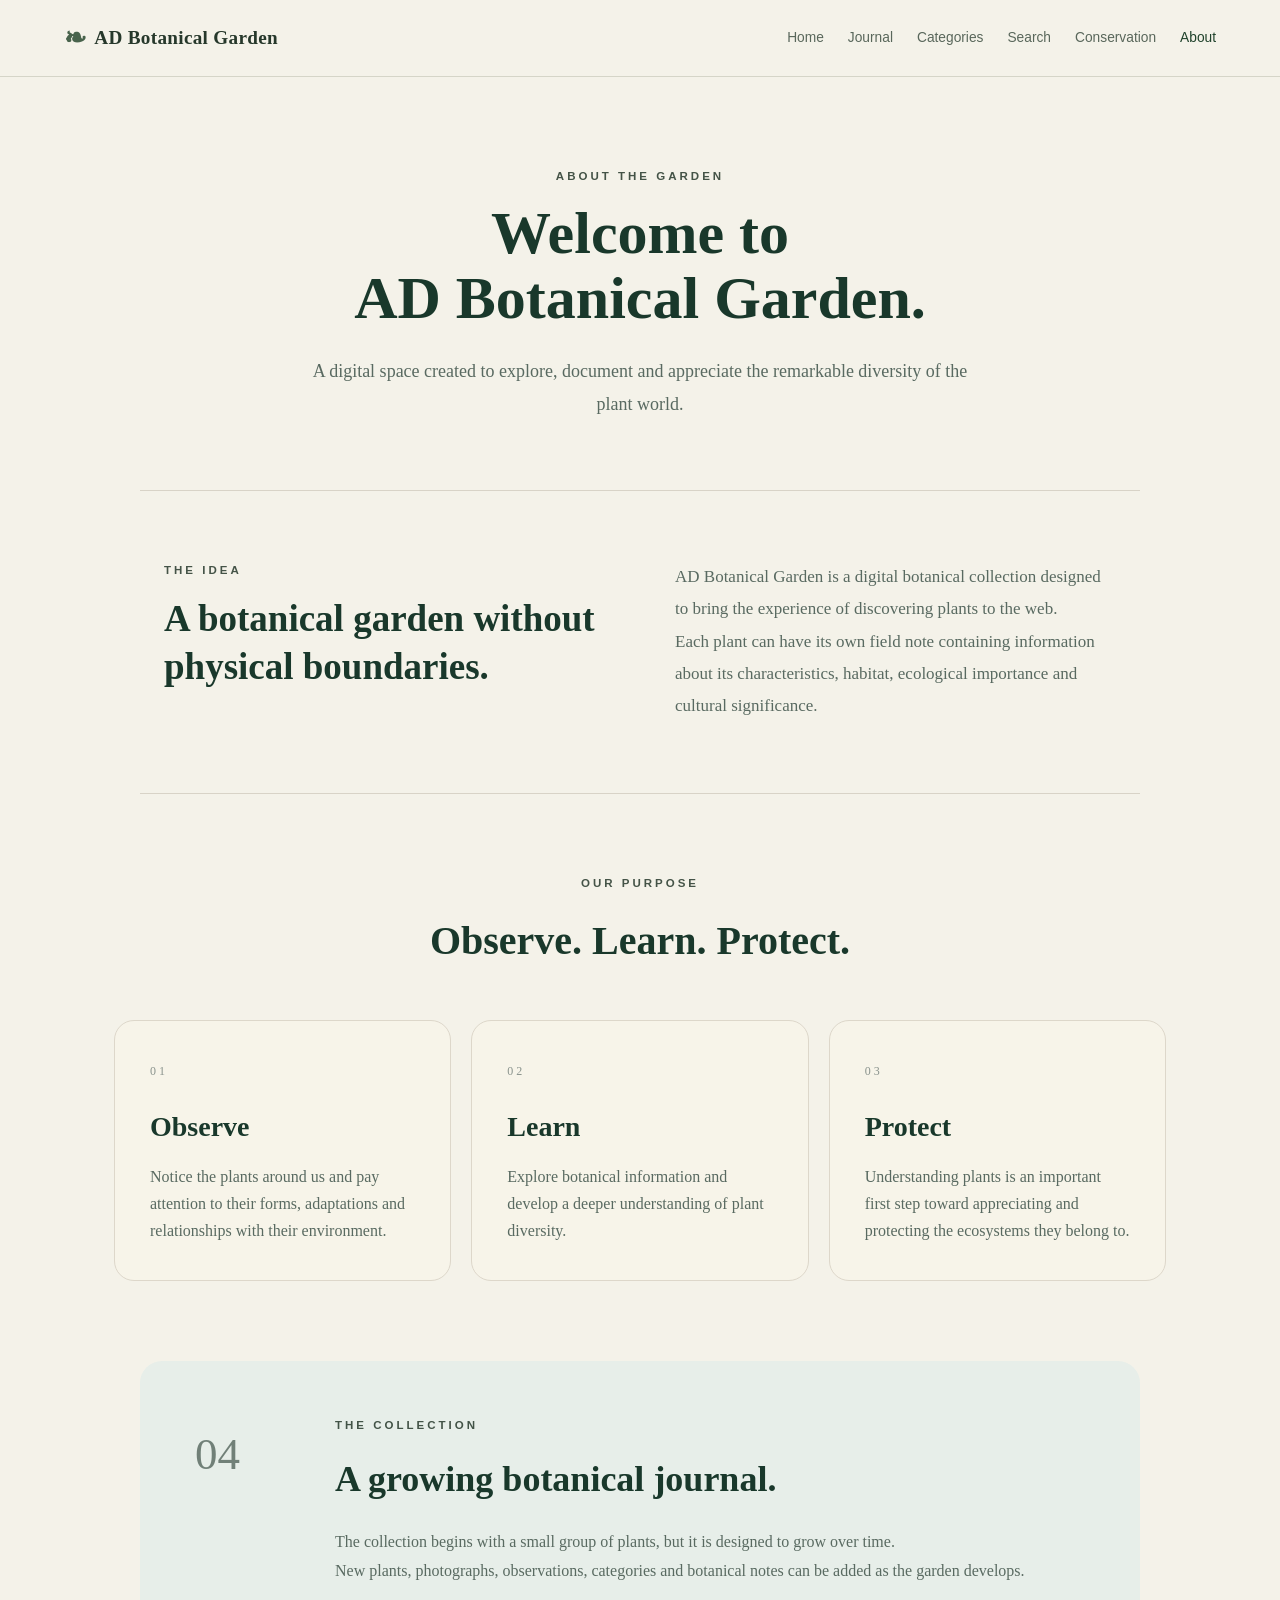
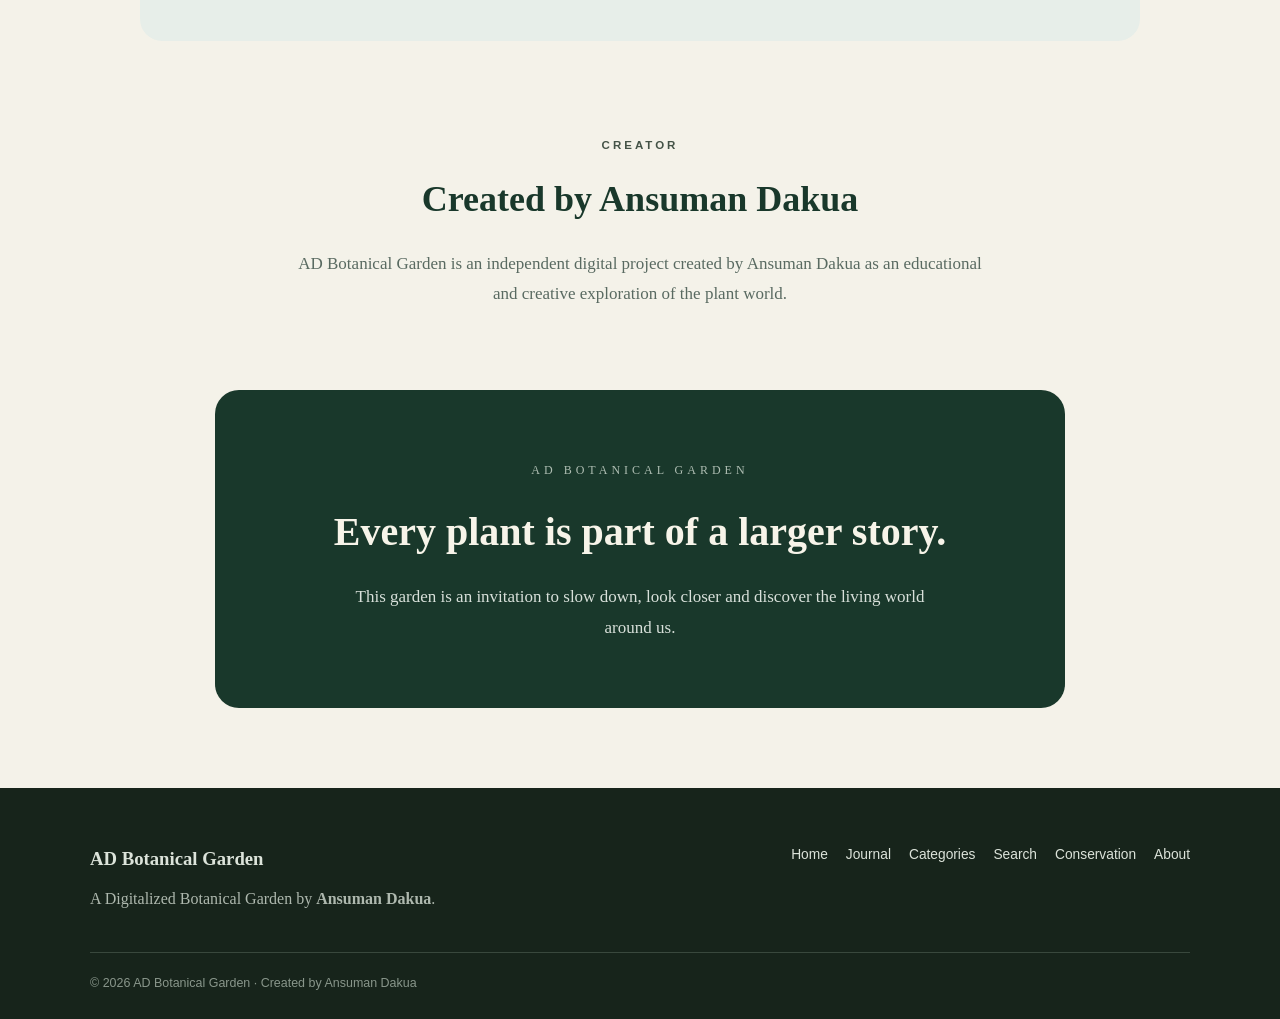
<file: about.html>
<!DOCTYPE html>
<html lang="en">

<head>
    <meta charset="UTF-8">
    <meta name="viewport" content="width=device-width, initial-scale=1.0">

    <title>About | AD Botanical Garden</title>
<link rel="icon" type="image/svg+xml" href="favicon.svg">
    <link rel="stylesheet" href="style.css">
</head>

<body>

    <!-- NAVIGATION -->

    <header class="site-header">

        <nav class="navbar">

            <a href="index.html" class="logo">
                <span class="leaf-symbol">❧</span>
                <span>AD Botanical Garden</span>
            </a>

            <button
                class="menu-button"
                onclick="toggleMenu()"
                aria-label="Open navigation"
            >
                ☰
            </button>

            <div class="nav-links" id="navLinks">

                <a href="index.html">Home</a>
                <a href="plants.html">Journal</a>
                <a href="categories.html">Categories</a>
                <a href="search.html">Search</a>
                <a href="conservation.html">Conservation</a>
                <a href="about.html" class="active">About</a>

            </div>

        </nav>

    </header>


    <!-- ABOUT PAGE -->

    <main>

        <!-- HERO -->

        <section class="about-hero">

            <p class="eyebrow">
                ABOUT THE GARDEN
            </p>

            <h1>
                Welcome to<br>
                AD Botanical Garden.
            </h1>

            <p>
                A digital space created to explore, document and
                appreciate the remarkable diversity of the plant world.
            </p>

        </section>


        <!-- WHAT IS AD BOTANICAL GARDEN -->

        <section class="about-intro">

            <div>

                <p class="eyebrow">
                    THE IDEA
                </p>

                <h2>
                    A botanical garden without physical boundaries.
                </h2>

            </div>

            <div>

                <p>
                    AD Botanical Garden is a digital botanical
                    collection designed to bring the experience of
                    discovering plants to the web.
                </p>

                <p>
                    Each plant can have its own field note containing
                    information about its characteristics, habitat,
                    ecological importance and cultural significance.
                </p>

            </div>

        </section>


        <!-- PURPOSE -->

        <section class="about-purpose">

            <p class="eyebrow">
                OUR PURPOSE
            </p>

            <h2>
                Observe. Learn. Protect.
            </h2>

            <div class="purpose-grid">

                <article>

                    <span>01</span>

                    <h3>
                        Observe
                    </h3>

                    <p>
                        Notice the plants around us and pay attention
                        to their forms, adaptations and relationships
                        with their environment.
                    </p>

                </article>


                <article>

                    <span>02</span>

                    <h3>
                        Learn
                    </h3>

                    <p>
                        Explore botanical information and develop a
                        deeper understanding of plant diversity.
                    </p>

                </article>


                <article>

                    <span>03</span>

                    <h3>
                        Protect
                    </h3>

                    <p>
                        Understanding plants is an important first
                        step toward appreciating and protecting the
                        ecosystems they belong to.
                    </p>

                </article>

            </div>

        </section>


        <!-- DIGITAL COLLECTION -->

        <section class="about-collection">

            <div class="collection-number">
                04
            </div>

            <div>

                <p class="eyebrow">
                    THE COLLECTION
                </p>

                <h2>
                    A growing botanical journal.
                </h2>

                <p>
                    The collection begins with a small group of plants,
                    but it is designed to grow over time.
                </p>

                <p>
                    New plants, photographs, observations, categories
                    and botanical notes can be added as the garden
                    develops.
                </p>

            </div>

        </section>


        <!-- CREATOR -->

        <section class="about-creator">

            <p class="eyebrow">
                CREATOR
            </p>

            <h2>
                Created by Ansuman Dakua
            </h2>

            <p>
                AD Botanical Garden is an independent digital project
                created by Ansuman Dakua as an educational and
                creative exploration of the plant world.
            </p>

        </section>


        <!-- FINAL NOTE -->

        <section class="about-note">

            <span>
                AD BOTANICAL GARDEN
            </span>

            <h2>
                Every plant is part of a larger story.
            </h2>

            <p>
                This garden is an invitation to slow down, look closer
                and discover the living world around us.
            </p>

        </section>

    </main>


    <!-- FOOTER -->

    <footer class="site-footer">

        <div class="footer-content">

            <div>

                <h3>
                    AD Botanical Garden
                </h3>

                <p>
                    A Digitalized Botanical Garden by
                    <strong>Ansuman Dakua</strong>.
                </p>

            </div>


            <div class="footer-links">

                <a href="index.html">Home</a>
                <a href="plants.html">Journal</a>
                <a href="categories.html">Categories</a>
                <a href="search.html">Search</a>
                <a href="conservation.html">Conservation</a>
                <a href="about.html">About</a>

            </div>

        </div>


        <div class="copyright">
            © 2026 AD Botanical Garden · Created by Ansuman Dakua
        </div>

    </footer>


    <script src="script.js"></script>

</body>

</html>
</file>
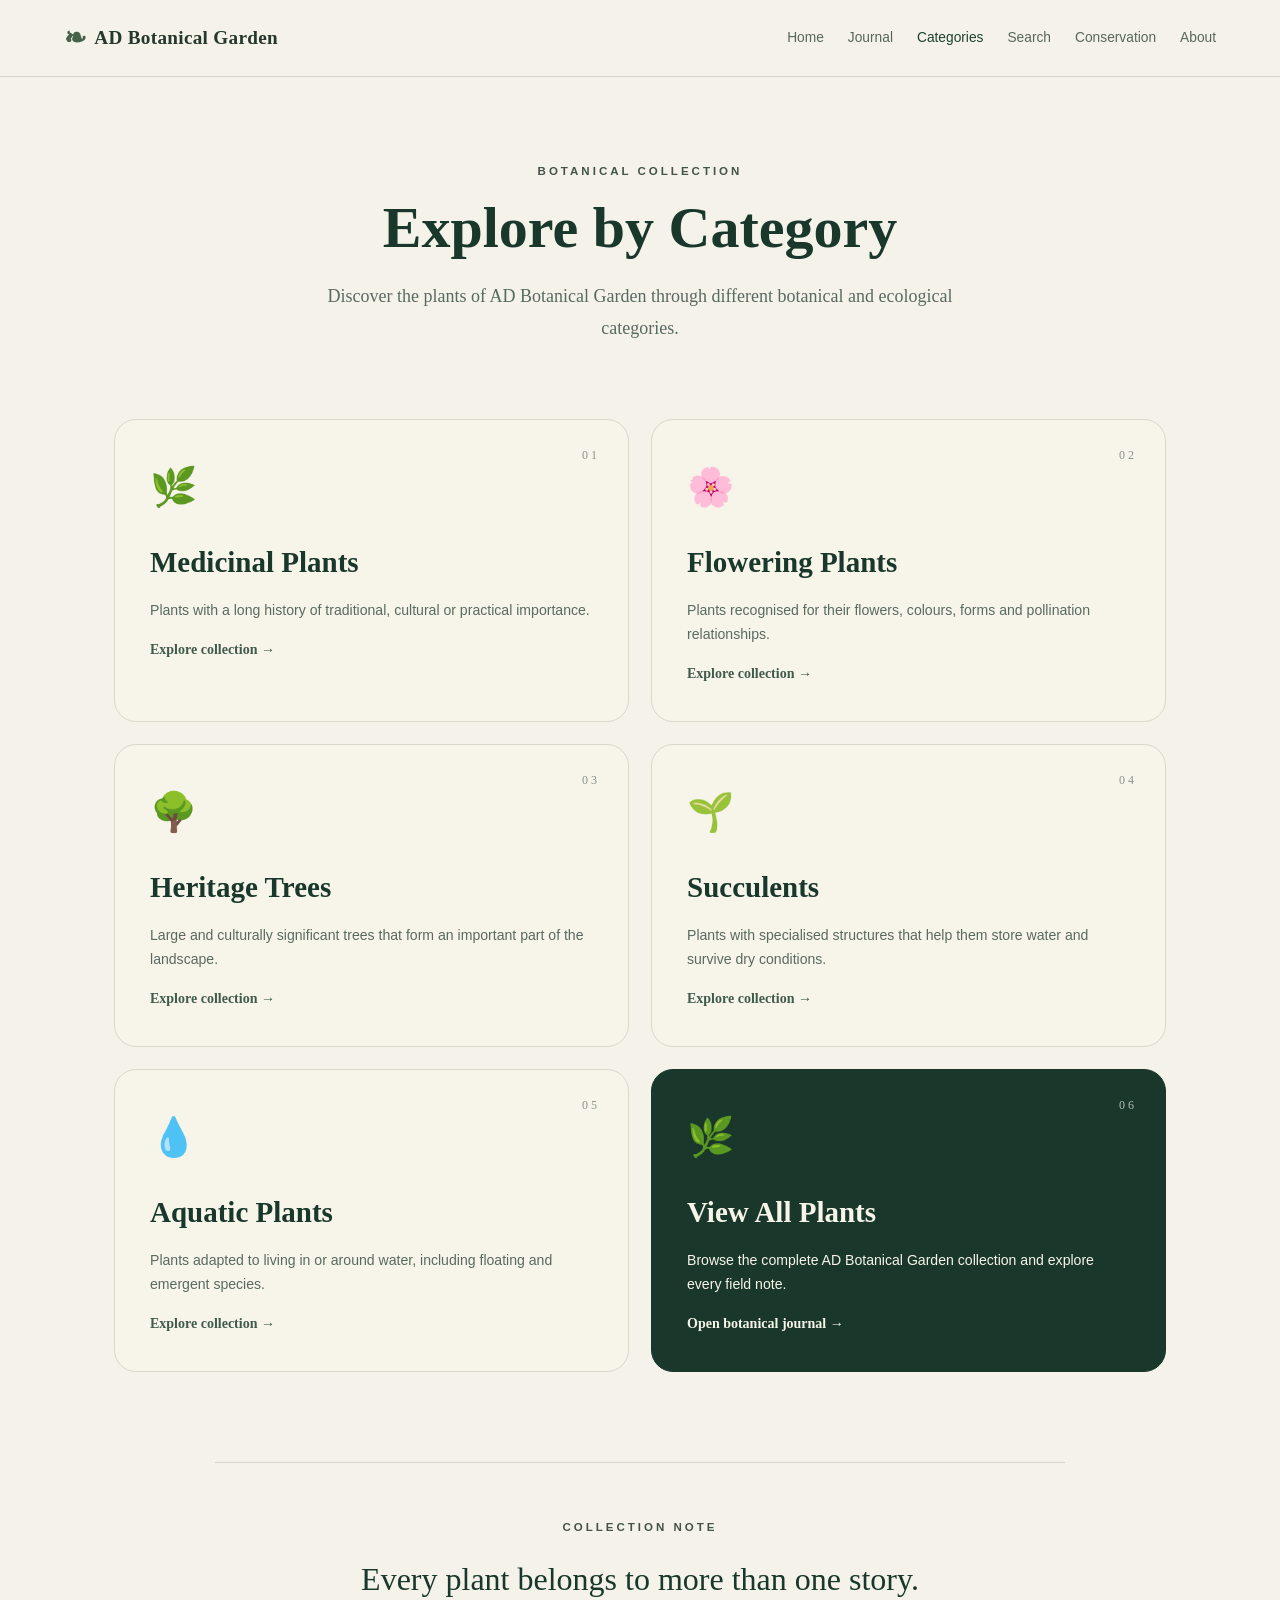
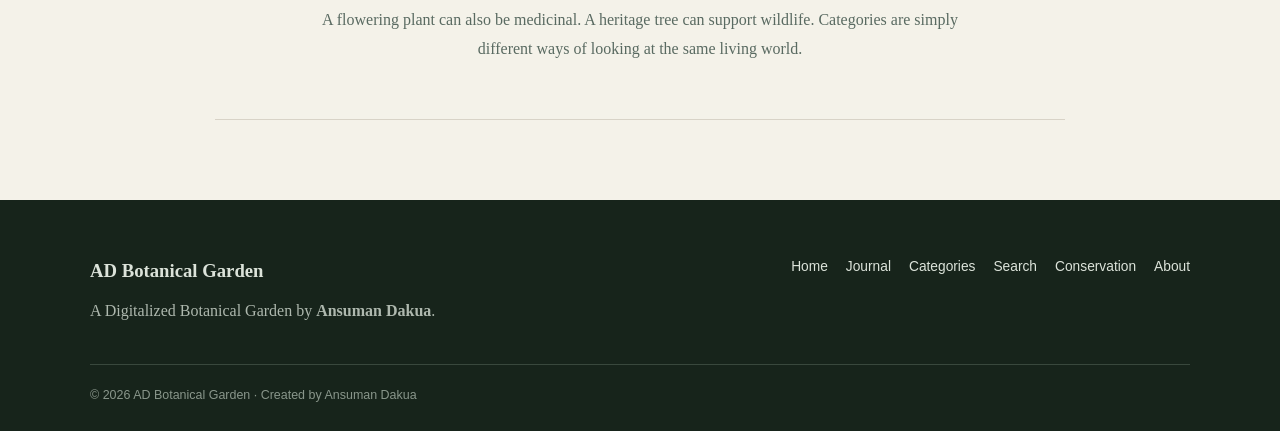
<file: categories.html>
<!DOCTYPE html>
<html lang="en">

<head>
    <meta charset="UTF-8">
    <meta name="viewport" content="width=device-width, initial-scale=1.0">

    <title>Categories | AD Botanical Garden</title>
<link rel="icon" type="image/svg+xml" href="favicon.svg">
    <link rel="stylesheet" href="style.css">
</head>

<body>

    <!-- NAVIGATION -->

    <header class="site-header">

        <nav class="navbar">

            <a href="index.html" class="logo">
                <span class="leaf-symbol">❧</span>
                <span>AD Botanical Garden</span>
            </a>

            <button
                class="menu-button"
                onclick="toggleMenu()"
                aria-label="Open navigation"
            >
                ☰
            </button>

            <div class="nav-links" id="navLinks">

                <a href="index.html">Home</a>
                <a href="plants.html">Journal</a>
                <a href="categories.html" class="active">Categories</a>
                <a href="search.html">Search</a>
                <a href="conservation.html">Conservation</a>
                <a href="about.html">About</a>

            </div>

        </nav>

    </header>


    <!-- PAGE INTRO -->

    <main>

        <section class="categories-hero">

            <p class="eyebrow">
                BOTANICAL COLLECTION
            </p>

            <h1>
                Explore by Category
            </h1>

            <p>
                Discover the plants of AD Botanical Garden through
                different botanical and ecological categories.
            </p>

        </section>


        <!-- CATEGORY GRID -->

        <section class="category-grid">


            <!-- MEDICINAL -->

            <a href="plants.html?category=medicinal"
               class="category-card">

                <span class="category-number">
                    01
                </span>

                <div class="category-icon">
                    🌿
                </div>

                <h2>
                    Medicinal Plants
                </h2>

                <p>
                    Plants with a long history of traditional,
                    cultural or practical importance.
                </p>

                <span class="category-link">
                    Explore collection →
                </span>

            </a>


            <!-- FLOWERING -->

            <a href="plants.html?category=flowering"
               class="category-card">

                <span class="category-number">
                    02
                </span>

                <div class="category-icon">
                    🌸
                </div>

                <h2>
                    Flowering Plants
                </h2>

                <p>
                    Plants recognised for their flowers, colours,
                    forms and pollination relationships.
                </p>

                <span class="category-link">
                    Explore collection →
                </span>

            </a>


            <!-- HERITAGE TREES -->

            <a href="plants.html?category=heritage"
               class="category-card">

                <span class="category-number">
                    03
                </span>

                <div class="category-icon">
                    🌳
                </div>

                <h2>
                    Heritage Trees
                </h2>

                <p>
                    Large and culturally significant trees that form
                    an important part of the landscape.
                </p>

                <span class="category-link">
                    Explore collection →
                </span>

            </a>


            <!-- SUCCULENTS -->

            <a href="plants.html?category=succulent"
               class="category-card">

                <span class="category-number">
                    04
                </span>

                <div class="category-icon">
                    🌱
                </div>

                <h2>
                    Succulents
                </h2>

                <p>
                    Plants with specialised structures that help
                    them store water and survive dry conditions.
                </p>

                <span class="category-link">
                    Explore collection →
                </span>

            </a>


            <!-- AQUATIC -->

            <a href="plants.html?category=aquatic"
               class="category-card">

                <span class="category-number">
                    05
                </span>

                <div class="category-icon">
                    💧
                </div>

                <h2>
                    Aquatic Plants
                </h2>

                <p>
                    Plants adapted to living in or around water,
                    including floating and emergent species.
                </p>

                <span class="category-link">
                    Explore collection →
                </span>

            </a>


            <!-- ALL PLANTS -->

            <a href="plants.html"
               class="category-card category-card-featured">

                <span class="category-number">
                    06
                </span>

                <div class="category-icon">
                    🌿
                </div>

                <h2>
                    View All Plants
                </h2>

                <p>
                    Browse the complete AD Botanical Garden
                    collection and explore every field note.
                </p>

                <span class="category-link">
                    Open botanical journal →
                </span>

            </a>

        </section>


        <!-- BOTANICAL NOTE -->

        <section class="category-note">

            <p class="eyebrow">
                COLLECTION NOTE
            </p>

            <h2>
                Every plant belongs to more than one story.
            </h2>

            <p>
                A flowering plant can also be medicinal. A heritage
                tree can support wildlife. Categories are simply
                different ways of looking at the same living world.
            </p>

        </section>

    </main>


    <!-- FOOTER -->

    <footer class="site-footer">

        <div class="footer-content">

            <div>

                <h3>
                    AD Botanical Garden
                </h3>

                <p>
                    A Digitalized Botanical Garden by
                    <strong>Ansuman Dakua</strong>.
                </p>

            </div>


            <div class="footer-links">

                <a href="index.html">Home</a>
                <a href="plants.html">Journal</a>
                <a href="categories.html">Categories</a>
                <a href="search.html">Search</a>
                <a href="conservation.html">Conservation</a>
                <a href="about.html">About</a>

            </div>

        </div>


        <div class="copyright">
            © 2026 AD Botanical Garden · Created by Ansuman Dakua
        </div>

    </footer>


    <script src="script.js"></script>

</body>

</html>
</file>
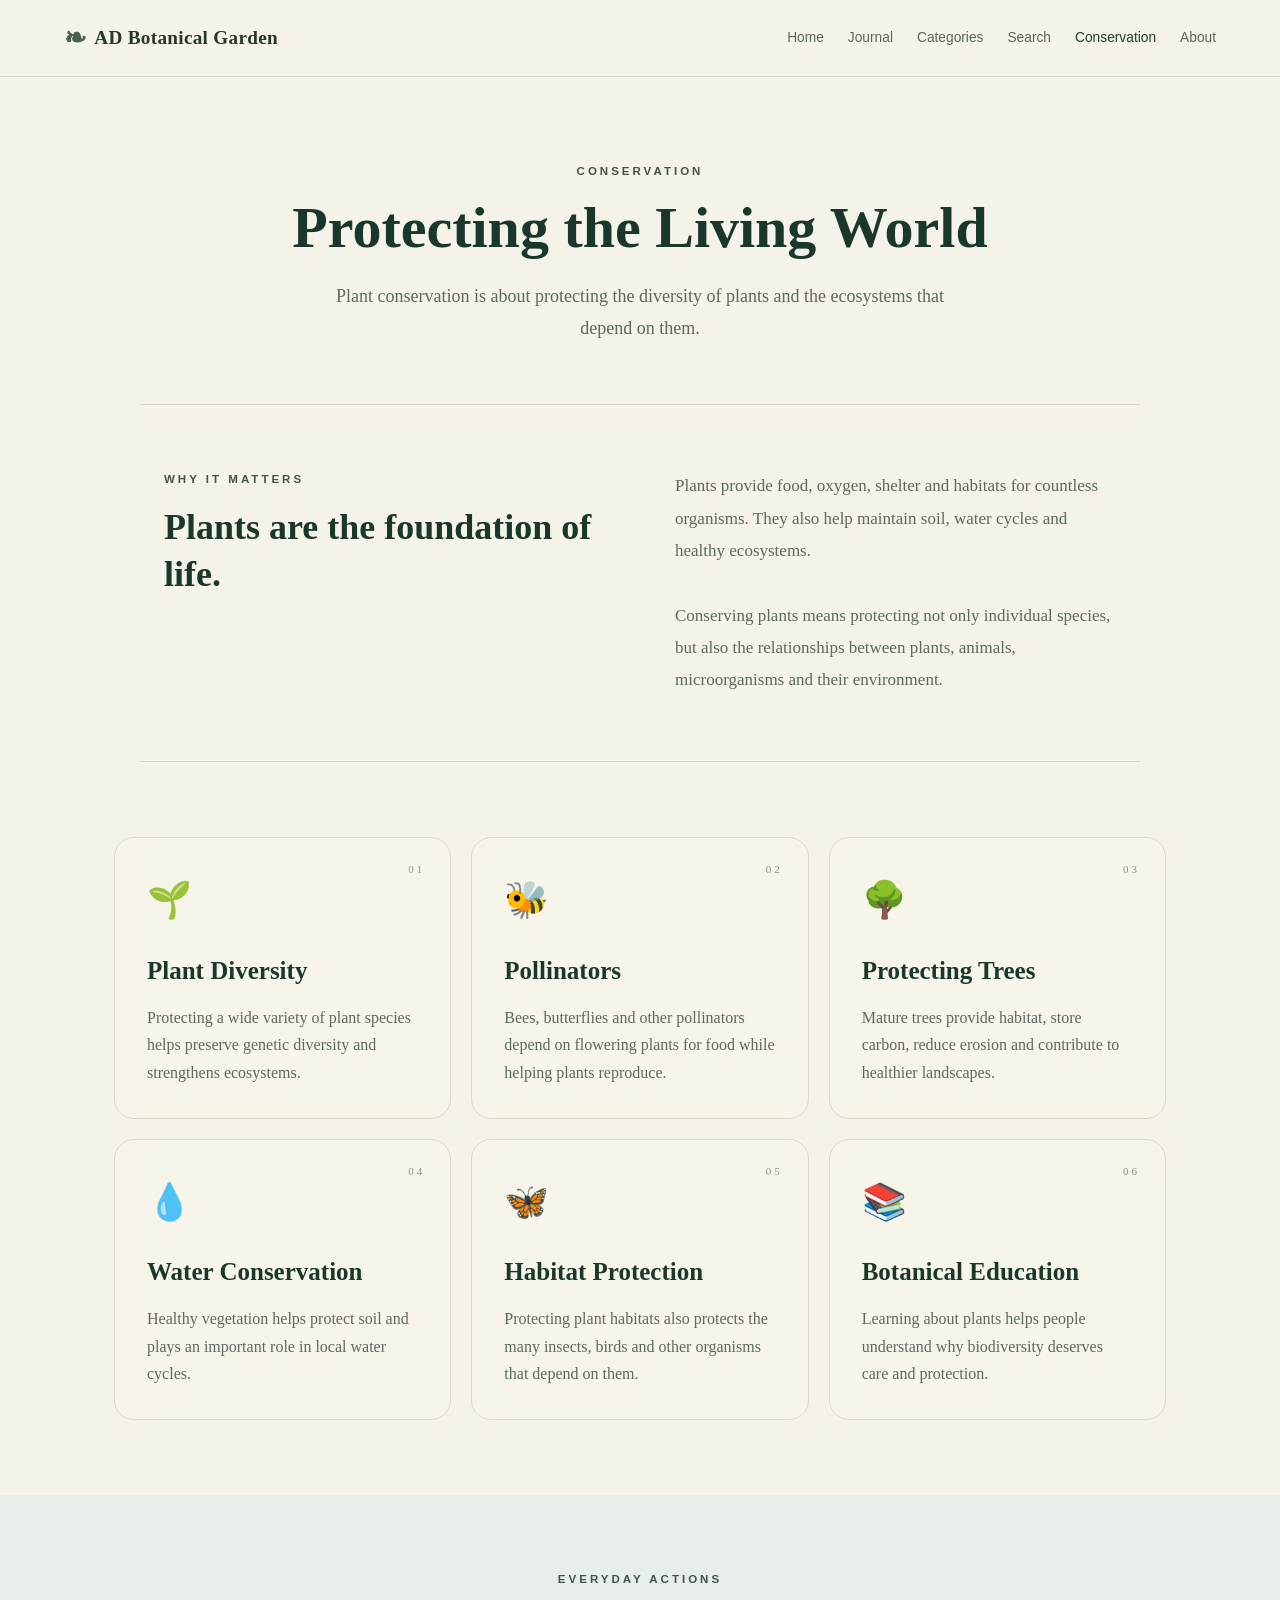
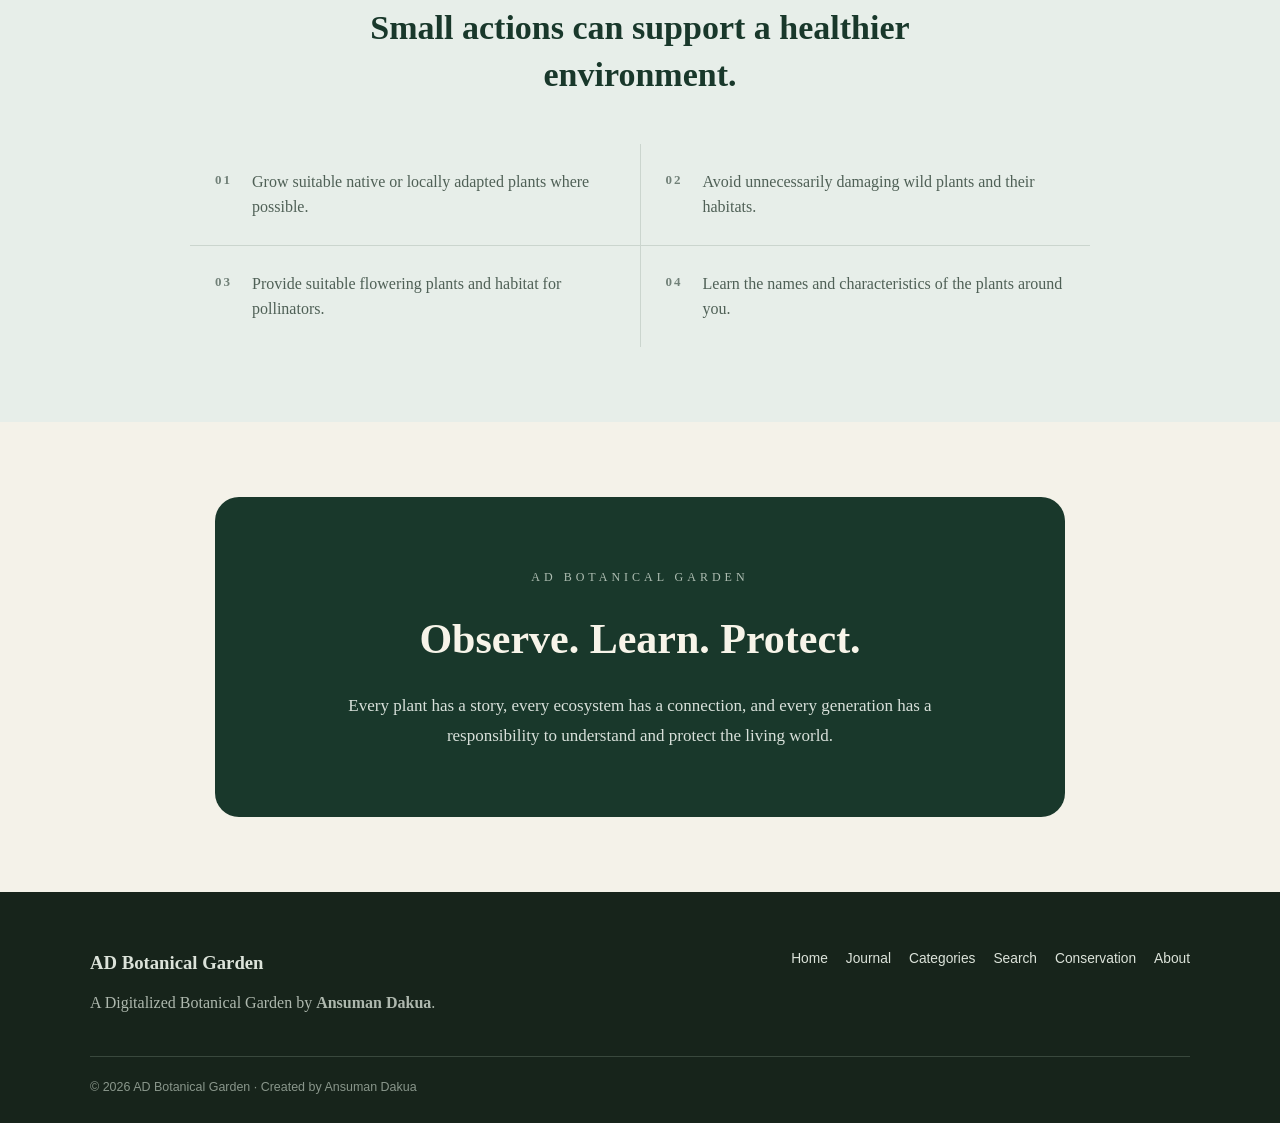
<file: conservation.html>
<!DOCTYPE html>
<html lang="en">

<head>
    <meta charset="UTF-8">
    <meta name="viewport" content="width=device-width, initial-scale=1.0">

    <title>Conservation | AD Botanical Garden</title>
<link rel="icon" type="image/svg+xml" href="favicon.svg">
    <link rel="stylesheet" href="style.css">
</head>

<body>

    <!-- NAVIGATION -->

    <header class="site-header">

        <nav class="navbar">

            <a href="index.html" class="logo">
                <span class="leaf-symbol">❧</span>
                <span>AD Botanical Garden</span>
            </a>

            <button
                class="menu-button"
                onclick="toggleMenu()"
                aria-label="Open navigation"
            >
                ☰
            </button>

            <div class="nav-links" id="navLinks">

                <a href="index.html">Home</a>
                <a href="plants.html">Journal</a>
                <a href="categories.html">Categories</a>
                <a href="search.html">Search</a>
                <a href="conservation.html" class="active">Conservation</a>
                <a href="about.html">About</a>

            </div>

        </nav>

    </header>


    <!-- CONSERVATION HERO -->

    <main>

        <section class="conservation-hero">

            <p class="eyebrow">
                CONSERVATION
            </p>

            <h1>
                Protecting the Living World
            </h1>

            <p>
                Plant conservation is about protecting the diversity
                of plants and the ecosystems that depend on them.
            </p>

        </section>


        <!-- INTRODUCTION -->

        <section class="conservation-intro">

            <div>

                <p class="eyebrow">
                    WHY IT MATTERS
                </p>

                <h2>
                    Plants are the foundation of life.
                </h2>

            </div>

            <p>
                Plants provide food, oxygen, shelter and habitats for
                countless organisms. They also help maintain soil,
                water cycles and healthy ecosystems.

                <br><br>

                Conserving plants means protecting not only individual
                species, but also the relationships between plants,
                animals, microorganisms and their environment.
            </p>

        </section>


        <!-- CONSERVATION AREAS -->

        <section class="conservation-grid">


            <article class="conservation-card">

                <span>01</span>

                <div class="conservation-icon">
                    🌱
                </div>

                <h2>
                    Plant Diversity
                </h2>

                <p>
                    Protecting a wide variety of plant species helps
                    preserve genetic diversity and strengthens
                    ecosystems.
                </p>

            </article>


            <article class="conservation-card">

                <span>02</span>

                <div class="conservation-icon">
                    🐝
                </div>

                <h2>
                    Pollinators
                </h2>

                <p>
                    Bees, butterflies and other pollinators depend on
                    flowering plants for food while helping plants
                    reproduce.
                </p>

            </article>


            <article class="conservation-card">

                <span>03</span>

                <div class="conservation-icon">
                    🌳
                </div>

                <h2>
                    Protecting Trees
                </h2>

                <p>
                    Mature trees provide habitat, store carbon, reduce
                    erosion and contribute to healthier landscapes.
                </p>

            </article>


            <article class="conservation-card">

                <span>04</span>

                <div class="conservation-icon">
                    💧
                </div>

                <h2>
                    Water Conservation
                </h2>

                <p>
                    Healthy vegetation helps protect soil and plays an
                    important role in local water cycles.
                </p>

            </article>


            <article class="conservation-card">

                <span>05</span>

                <div class="conservation-icon">
                    🦋
                </div>

                <h2>
                    Habitat Protection
                </h2>

                <p>
                    Protecting plant habitats also protects the many
                    insects, birds and other organisms that depend on
                    them.
                </p>

            </article>


            <article class="conservation-card">

                <span>06</span>

                <div class="conservation-icon">
                    📚
                </div>

                <h2>
                    Botanical Education
                </h2>

                <p>
                    Learning about plants helps people understand why
                    biodiversity deserves care and protection.
                </p>

            </article>

        </section>


        <!-- SIMPLE ACTIONS -->

        <section class="conservation-actions">

            <p class="eyebrow">
                EVERYDAY ACTIONS
            </p>

            <h2>
                Small actions can support a healthier environment.
            </h2>


            <div class="action-list">

                <div>
                    <strong>01</strong>

                    <p>
                        Grow suitable native or locally adapted plants
                        where possible.
                    </p>
                </div>


                <div>
                    <strong>02</strong>

                    <p>
                        Avoid unnecessarily damaging wild plants and
                        their habitats.
                    </p>
                </div>


                <div>
                    <strong>03</strong>

                    <p>
                        Provide suitable flowering plants and habitat
                        for pollinators.
                    </p>
                </div>


                <div>
                    <strong>04</strong>

                    <p>
                        Learn the names and characteristics of the
                        plants around you.
                    </p>
                </div>

            </div>

        </section>


        <!-- GARDEN PLEDGE -->

        <section class="conservation-pledge">

            <span>
                AD BOTANICAL GARDEN
            </span>

            <h2>
                Observe. Learn. Protect.
            </h2>

            <p>
                Every plant has a story, every ecosystem has a
                connection, and every generation has a responsibility
                to understand and protect the living world.
            </p>

        </section>

    </main>


    <!-- FOOTER -->

    <footer class="site-footer">

        <div class="footer-content">

            <div>

                <h3>
                    AD Botanical Garden
                </h3>

                <p>
                    A Digitalized Botanical Garden by
                    <strong>Ansuman Dakua</strong>.
                </p>

            </div>


            <div class="footer-links">

                <a href="index.html">Home</a>
                <a href="plants.html">Journal</a>
                <a href="categories.html">Categories</a>
                <a href="search.html">Search</a>
                <a href="conservation.html">Conservation</a>
                <a href="about.html">About</a>

            </div>

        </div>


        <div class="copyright">
            © 2026 AD Botanical Garden · Created by Ansuman Dakua
        </div>

    </footer>


    <script src="script.js"></script>

</body>

</html>
</file>
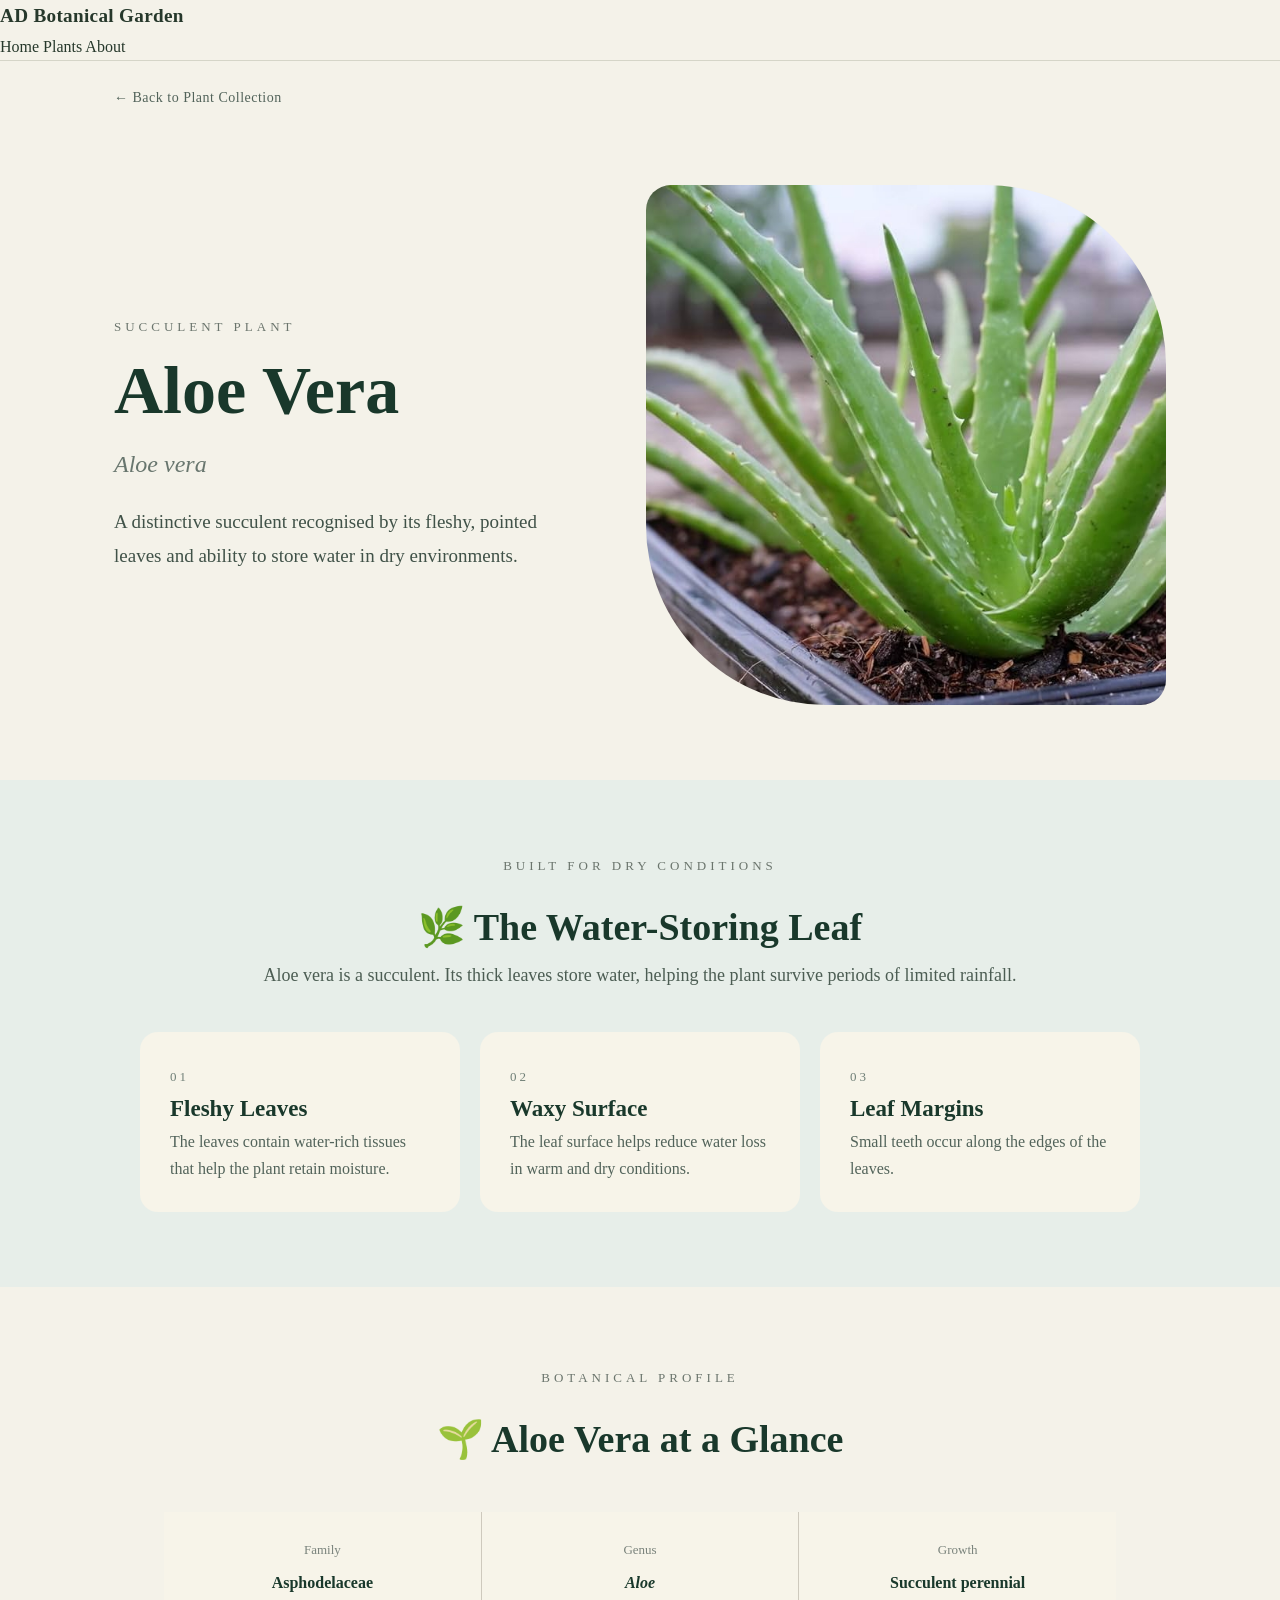
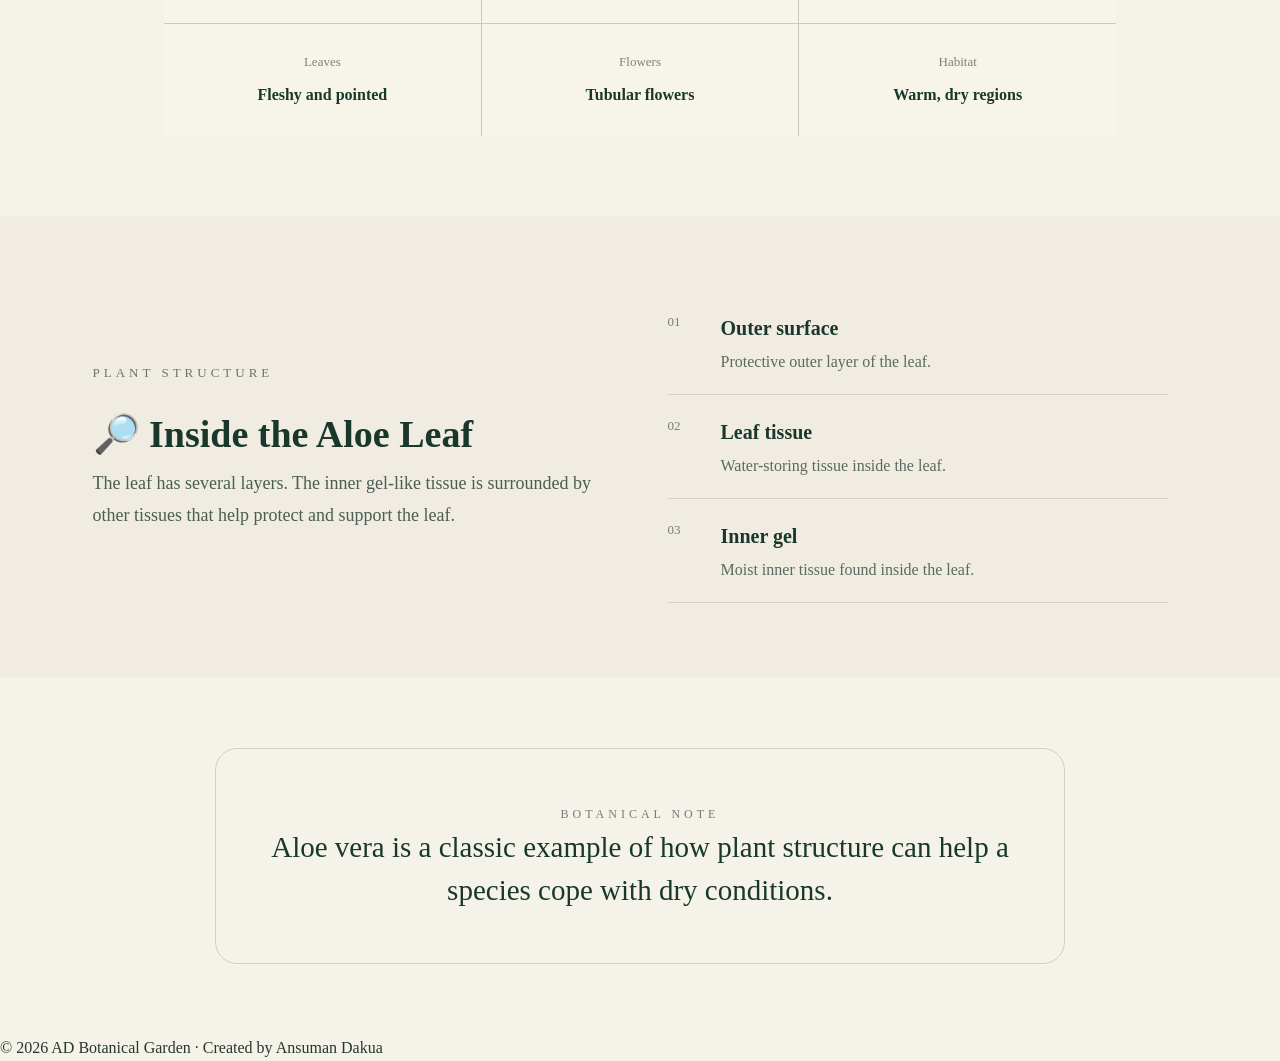
<file: plant-aloe-vera.html>
<!DOCTYPE html>
<html lang="en">

<head>
    <meta charset="UTF-8">
    <meta name="viewport" content="width=device-width, initial-scale=1.0">

    <title>Aloe Vera | AD Botanical Garden</title>
<link rel="icon" type="image/svg+xml" href="favicon.svg">
    <link rel="stylesheet" href="style.css">
</head>

<body>

    <!-- HEADER -->

    <header class="site-header">

        <a href="index.html" class="logo">
            AD Botanical Garden
        </a>

        <nav>
            <a href="index.html">Home</a>
            <a href="plants.html">Plants</a>
            <a href="about.html">About</a>
        </nav>

    </header>


    <main>
<a href="plants.html" class="back-to-plants">
    ← Back to Plant Collection
</a>
        <!-- ALOE HERO -->

        <section class="aloe-hero">

            <div class="aloe-intro">

                <p class="plant-label">
                    SUCCULENT PLANT
                </p>

                <h1>Aloe Vera</h1>

                <p class="aloe-scientific">
                    <em>Aloe vera</em>
                </p>

                <p>
                    A distinctive succulent recognised by its
                    fleshy, pointed leaves and ability to store
                    water in dry environments.
                </p>

            </div>


            <div class="aloe-image">

                <img
                    src="aloe-vera.jpg"
                    alt="Aloe Vera plant"
                >

            </div>

        </section>


        <!-- LEAF ADAPTATION -->

        <section class="aloe-leaf">

            <p class="plant-label">
                BUILT FOR DRY CONDITIONS
            </p>

            <h2>🌿 The Water-Storing Leaf</h2>

            <p>
                Aloe vera is a succulent. Its thick leaves store
                water, helping the plant survive periods of limited
                rainfall.
            </p>


            <div class="aloe-features">

                <div>
                    <span>01</span>

                    <h3>Fleshy Leaves</h3>

                    <p>
                        The leaves contain water-rich tissues that
                        help the plant retain moisture.
                    </p>
                </div>


                <div>
                    <span>02</span>

                    <h3>Waxy Surface</h3>

                    <p>
                        The leaf surface helps reduce water loss
                        in warm and dry conditions.
                    </p>
                </div>


                <div>
                    <span>03</span>

                    <h3>Leaf Margins</h3>

                    <p>
                        Small teeth occur along the edges of the
                        leaves.
                    </p>
                </div>

            </div>

        </section>


        <!-- BOTANICAL PROFILE -->

        <section class="aloe-profile">

            <p class="plant-label">
                BOTANICAL PROFILE
            </p>

            <h2>🌱 Aloe Vera at a Glance</h2>


            <div class="aloe-profile-grid">

                <div>
                    <span>Family</span>
                    <strong>Asphodelaceae</strong>
                </div>

                <div>
                    <span>Genus</span>
                    <strong><em>Aloe</em></strong>
                </div>

                <div>
                    <span>Growth</span>
                    <strong>Succulent perennial</strong>
                </div>

                <div>
                    <span>Leaves</span>
                    <strong>Fleshy and pointed</strong>
                </div>

                <div>
                    <span>Flowers</span>
                    <strong>Tubular flowers</strong>
                </div>

                <div>
                    <span>Habitat</span>
                    <strong>Warm, dry regions</strong>
                </div>

            </div>

        </section>


        <!-- PLANT STRUCTURE -->

        <section class="aloe-structure">

            <div>

                <p class="plant-label">
                    PLANT STRUCTURE
                </p>

                <h2>🔎 Inside the Aloe Leaf</h2>

                <p>
                    The leaf has several layers. The inner gel-like
                    tissue is surrounded by other tissues that help
                    protect and support the leaf.
                </p>

            </div>


            <div class="aloe-layers">

                <div>
                    <span>01</span>
                    <strong>Outer surface</strong>
                    <p>Protective outer layer of the leaf.</p>
                </div>

                <div>
                    <span>02</span>
                    <strong>Leaf tissue</strong>
                    <p>Water-storing tissue inside the leaf.</p>
                </div>

                <div>
                    <span>03</span>
                    <strong>Inner gel</strong>
                    <p>Moist inner tissue found inside the leaf.</p>
                </div>

            </div>

        </section>


        <!-- BOTANICAL NOTE -->

        <section class="aloe-note">

            <span>
                BOTANICAL NOTE
            </span>

            <h2>
                Aloe vera is a classic example of how plant
                structure can help a species cope with dry conditions.
            </h2>

        </section>

    </main>


    <!-- FOOTER -->

    <footer>

        <p>
            © 2026 AD Botanical Garden · Created by Ansuman Dakua
        </p>

    </footer>

</body>

</html>
</file>
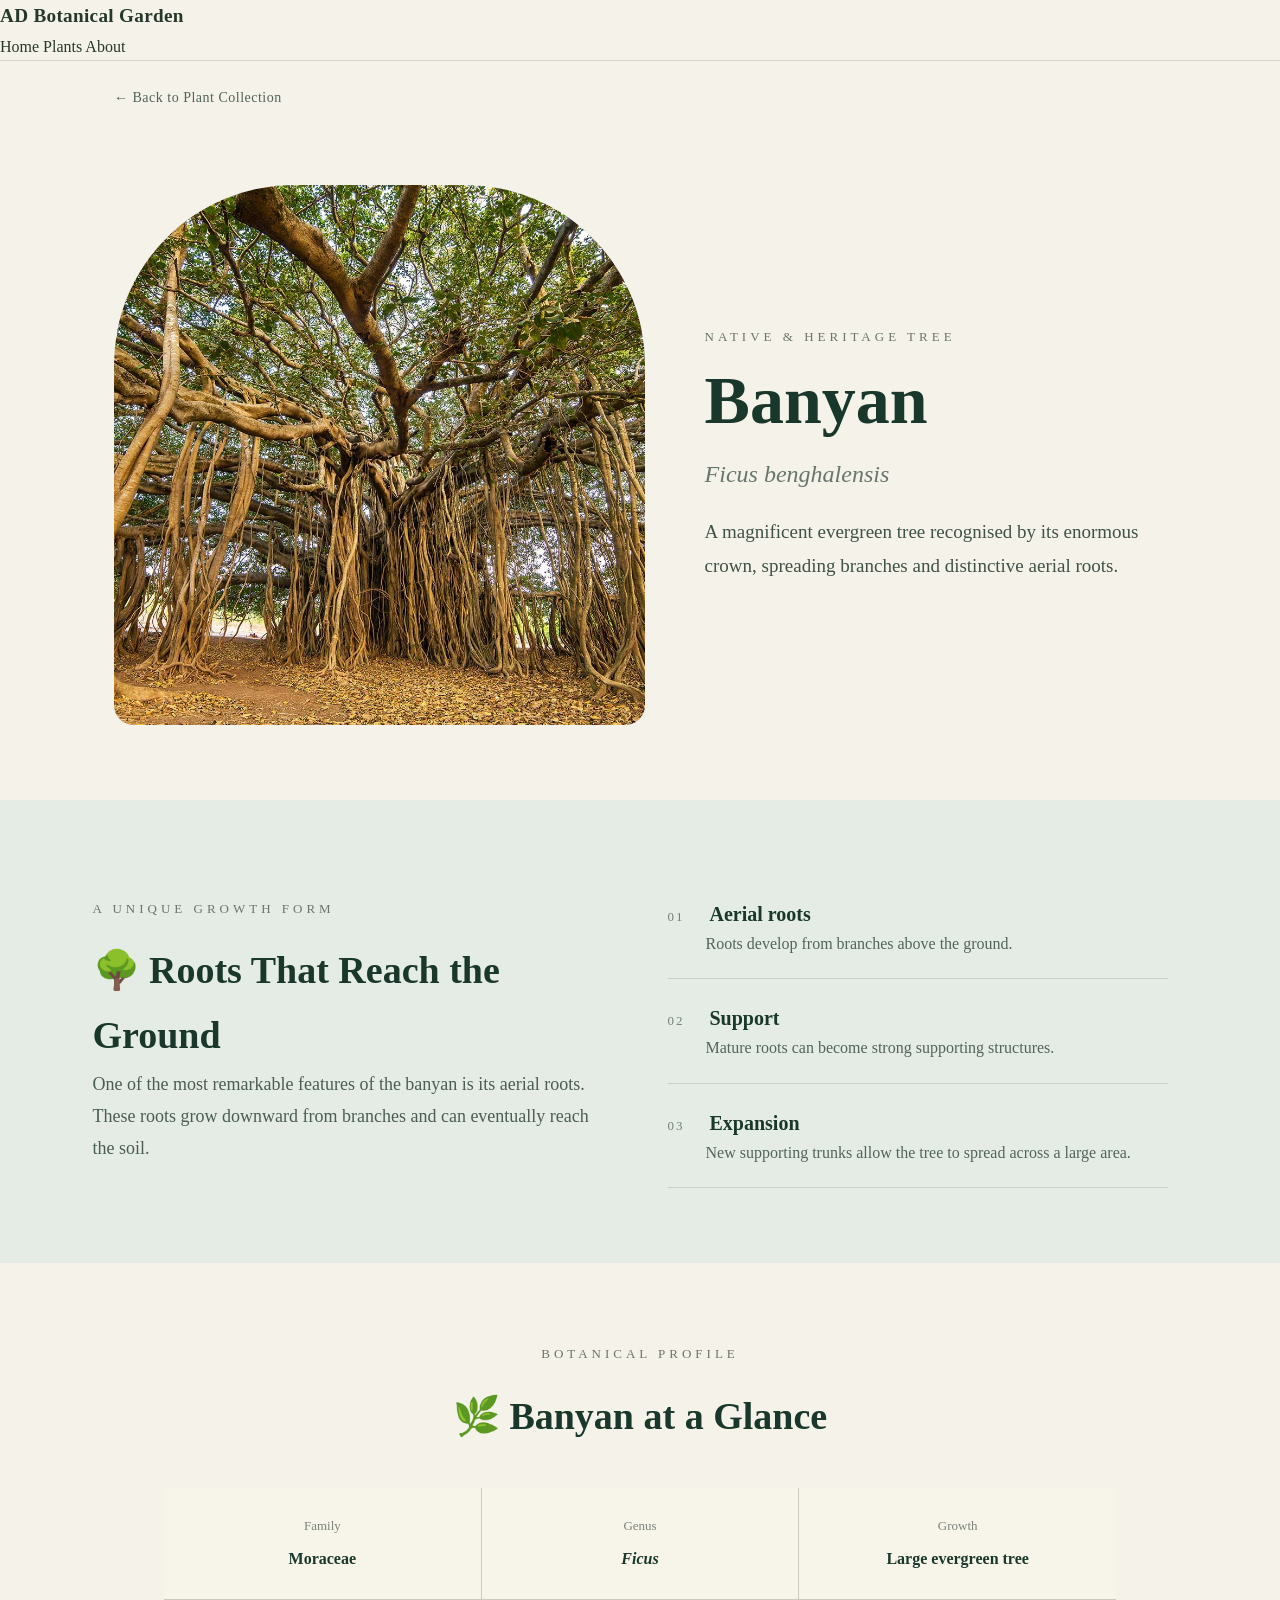
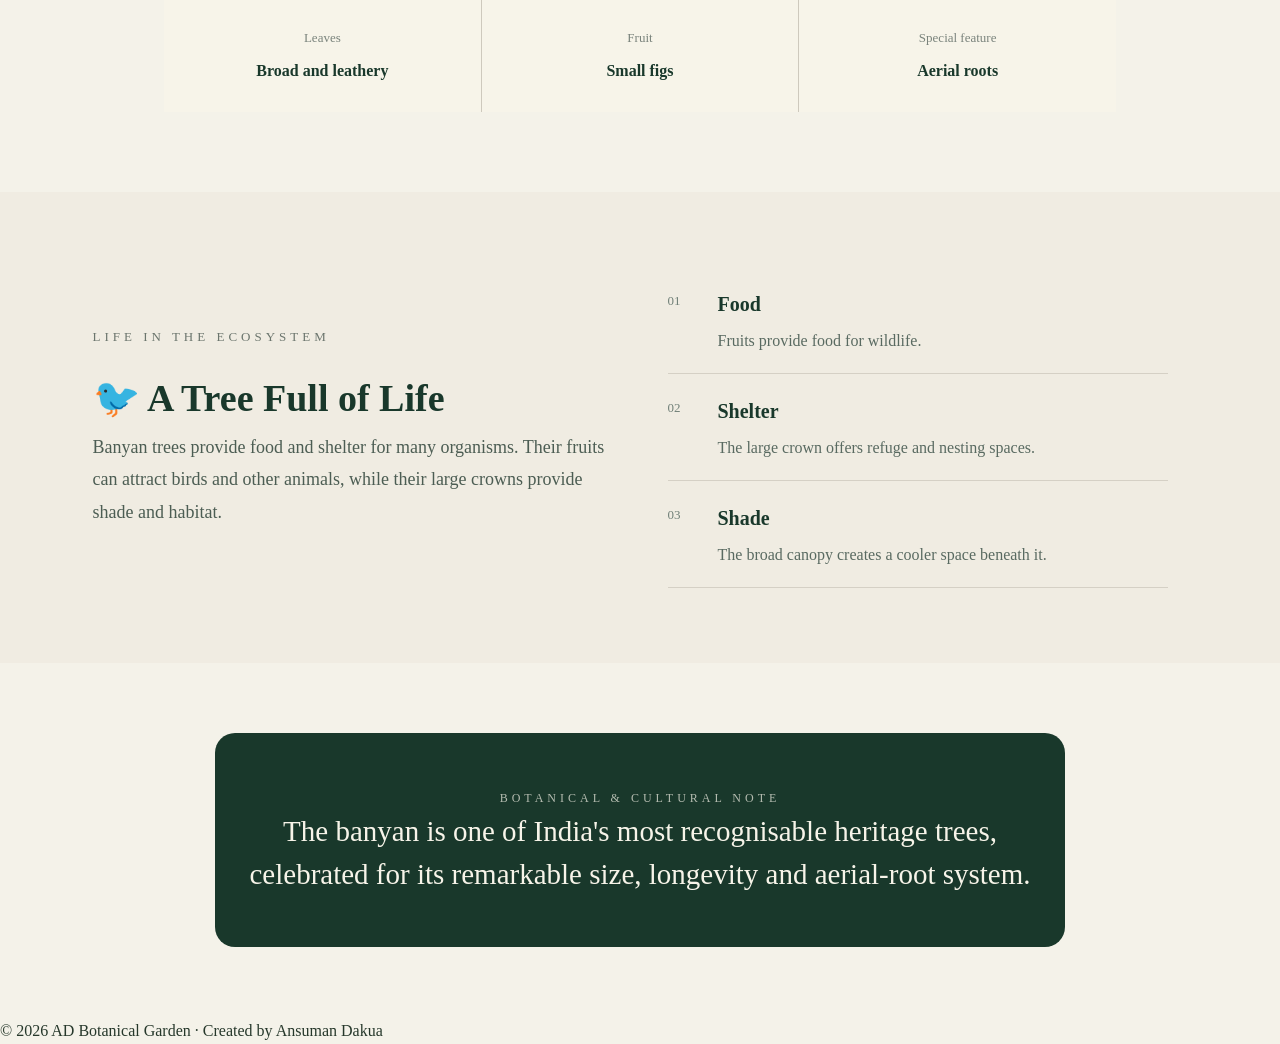
<file: plant-banyan.html>
<!DOCTYPE html>
<html lang="en">

<head>
    <meta charset="UTF-8">
    <meta name="viewport" content="width=device-width, initial-scale=1.0">

    <title>Banyan | AD Botanical Garden</title>
<link rel="icon" type="image/svg+xml" href="favicon.svg">
    <link rel="stylesheet" href="style.css">
</head>

<body>

    <!-- HEADER -->

    <header class="site-header">

        <a href="index.html" class="logo">
            AD Botanical Garden
        </a>

        <nav>
            <a href="index.html">Home</a>
            <a href="plants.html">Plants</a>
            <a href="about.html">About</a>
        </nav>

    </header>


    <main>
<a href="plants.html" class="back-to-plants">
    ← Back to Plant Collection
</a>
        <!-- BANYAN HERO -->

        <section class="banyan-hero">

            <div class="banyan-image">

                <img
                    src="banyan.jpg"
                    alt="Banyan tree"
                >

            </div>


            <div class="banyan-intro">

                <p class="plant-label">
                    NATIVE & HERITAGE TREE
                </p>

                <h1>Banyan</h1>

                <p class="banyan-scientific">
                    <em>Ficus benghalensis</em>
                </p>

                <p>
                    A magnificent evergreen tree recognised by its
                    enormous crown, spreading branches and distinctive
                    aerial roots.
                </p>

            </div>

        </section>


        <!-- AERIAL ROOTS -->

        <section class="banyan-roots">

            <div>

                <p class="plant-label">
                    A UNIQUE GROWTH FORM
                </p>

                <h2>
                    🌳 Roots That Reach the Ground
                </h2>

                <p>
                    One of the most remarkable features of the banyan
                    is its aerial roots. These roots grow downward from
                    branches and can eventually reach the soil.
                </p>

            </div>


            <div class="banyan-root-facts">

                <div>
                    <span>01</span>
                    <strong>Aerial roots</strong>
                    <p>
                        Roots develop from branches above the ground.
                    </p>
                </div>

                <div>
                    <span>02</span>
                    <strong>Support</strong>
                    <p>
                        Mature roots can become strong supporting
                        structures.
                    </p>
                </div>

                <div>
                    <span>03</span>
                    <strong>Expansion</strong>
                    <p>
                        New supporting trunks allow the tree to spread
                        across a large area.
                    </p>
                </div>

            </div>

        </section>


        <!-- BOTANICAL PROFILE -->

        <section class="banyan-profile">

            <p class="plant-label">
                BOTANICAL PROFILE
            </p>

            <h2>
                🌿 Banyan at a Glance
            </h2>


            <div class="banyan-profile-grid">

                <div>
                    <span>Family</span>
                    <strong>Moraceae</strong>
                </div>

                <div>
                    <span>Genus</span>
                    <strong><em>Ficus</em></strong>
                </div>

                <div>
                    <span>Growth</span>
                    <strong>Large evergreen tree</strong>
                </div>

                <div>
                    <span>Leaves</span>
                    <strong>Broad and leathery</strong>
                </div>

                <div>
                    <span>Fruit</span>
                    <strong>Small figs</strong>
                </div>

                <div>
                    <span>Special feature</span>
                    <strong>Aerial roots</strong>
                </div>

            </div>

        </section>


        <!-- ECOLOGICAL ROLE -->

        <section class="banyan-ecology">

            <div>

                <p class="plant-label">
                    LIFE IN THE ECOSYSTEM
                </p>

                <h2>
                    🐦 A Tree Full of Life
                </h2>

                <p>
                    Banyan trees provide food and shelter for many
                    organisms. Their fruits can attract birds and other
                    animals, while their large crowns provide shade
                    and habitat.
                </p>

            </div>


            <div class="banyan-ecosystem-list">

                <div>
                    <span>01</span>
                    <strong>Food</strong>
                    <p>Fruits provide food for wildlife.</p>
                </div>

                <div>
                    <span>02</span>
                    <strong>Shelter</strong>
                    <p>The large crown offers refuge and nesting spaces.</p>
                </div>

                <div>
                    <span>03</span>
                    <strong>Shade</strong>
                    <p>The broad canopy creates a cooler space beneath it.</p>
                </div>

            </div>

        </section>


        <!-- CULTURAL NOTE -->

        <section class="banyan-note">

            <span>
                BOTANICAL & CULTURAL NOTE
            </span>

            <h2>
                The banyan is one of India's most recognisable
                heritage trees, celebrated for its remarkable size,
                longevity and aerial-root system.
            </h2>

        </section>

    </main>


    <!-- FOOTER -->

    <footer>

        <p>
            © 2026 AD Botanical Garden · Created by Ansuman Dakua
        </p>

    </footer>

</body>

</html>
</file>
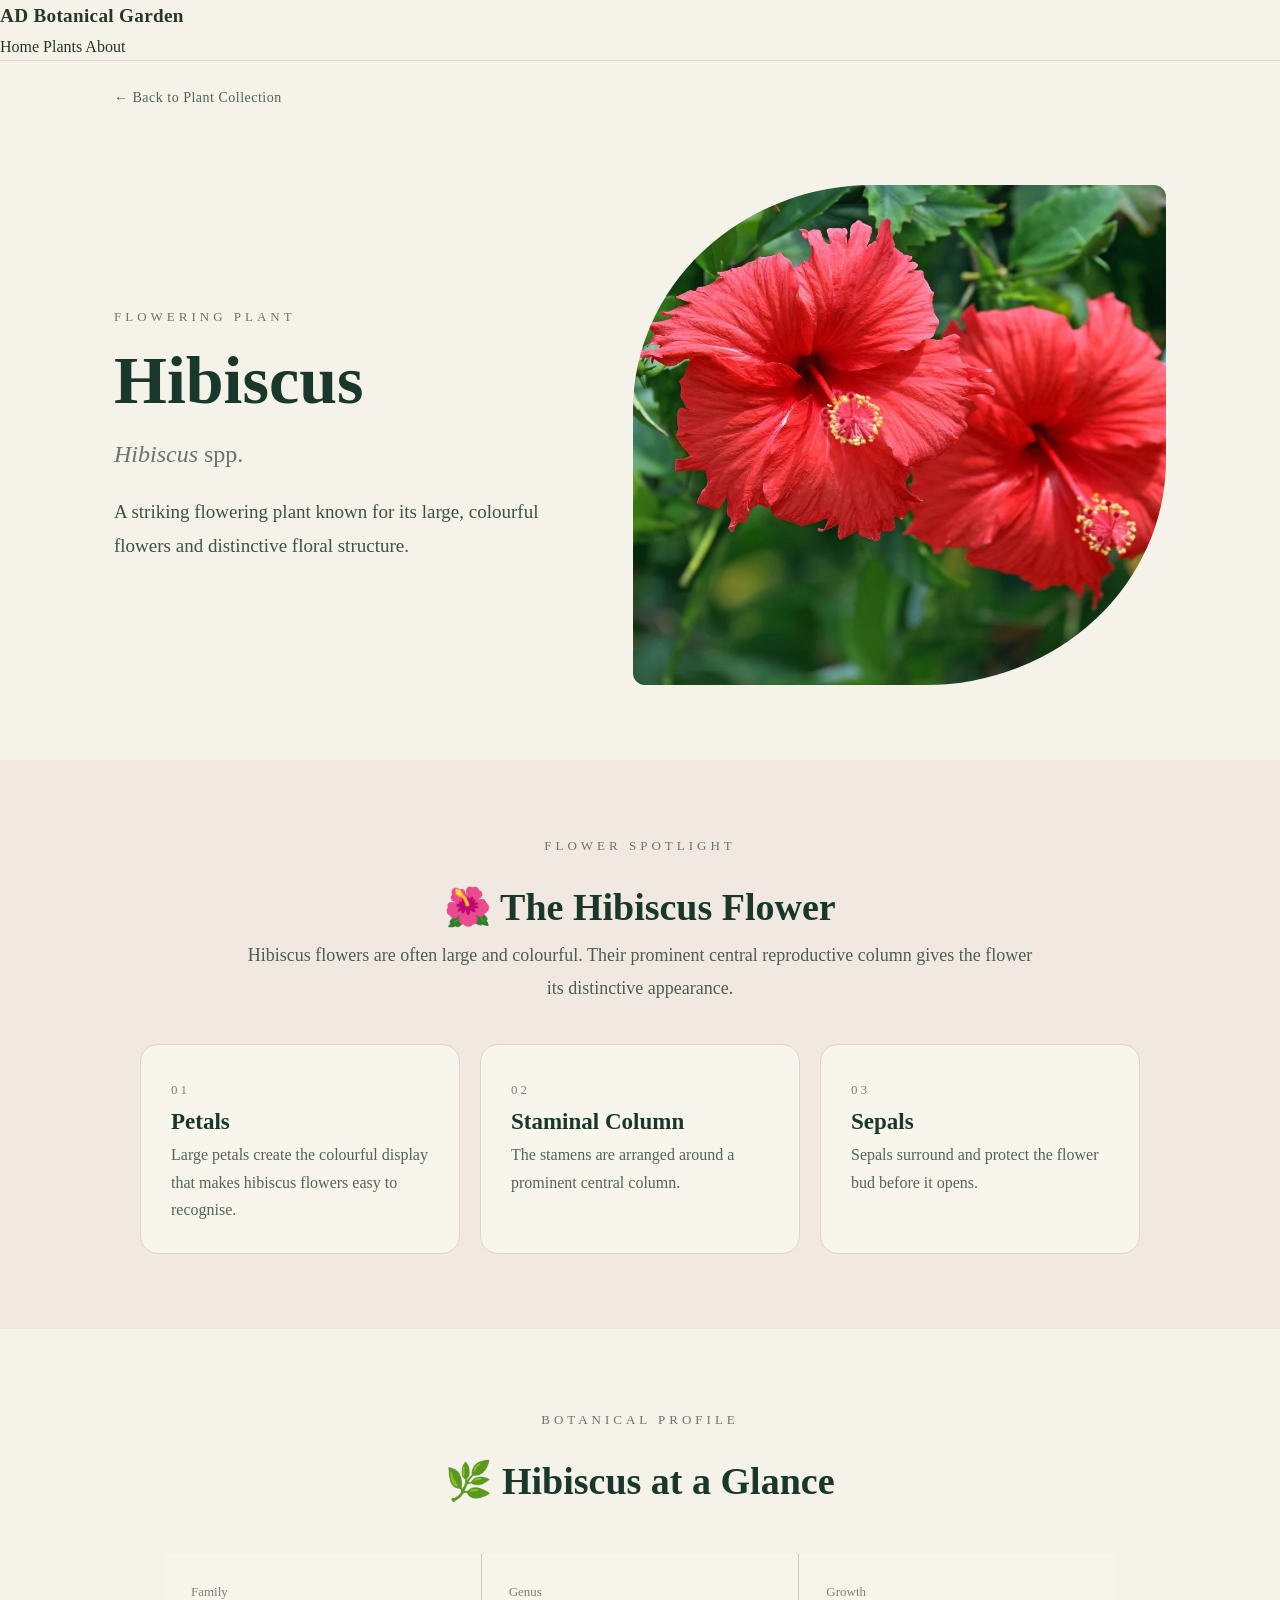
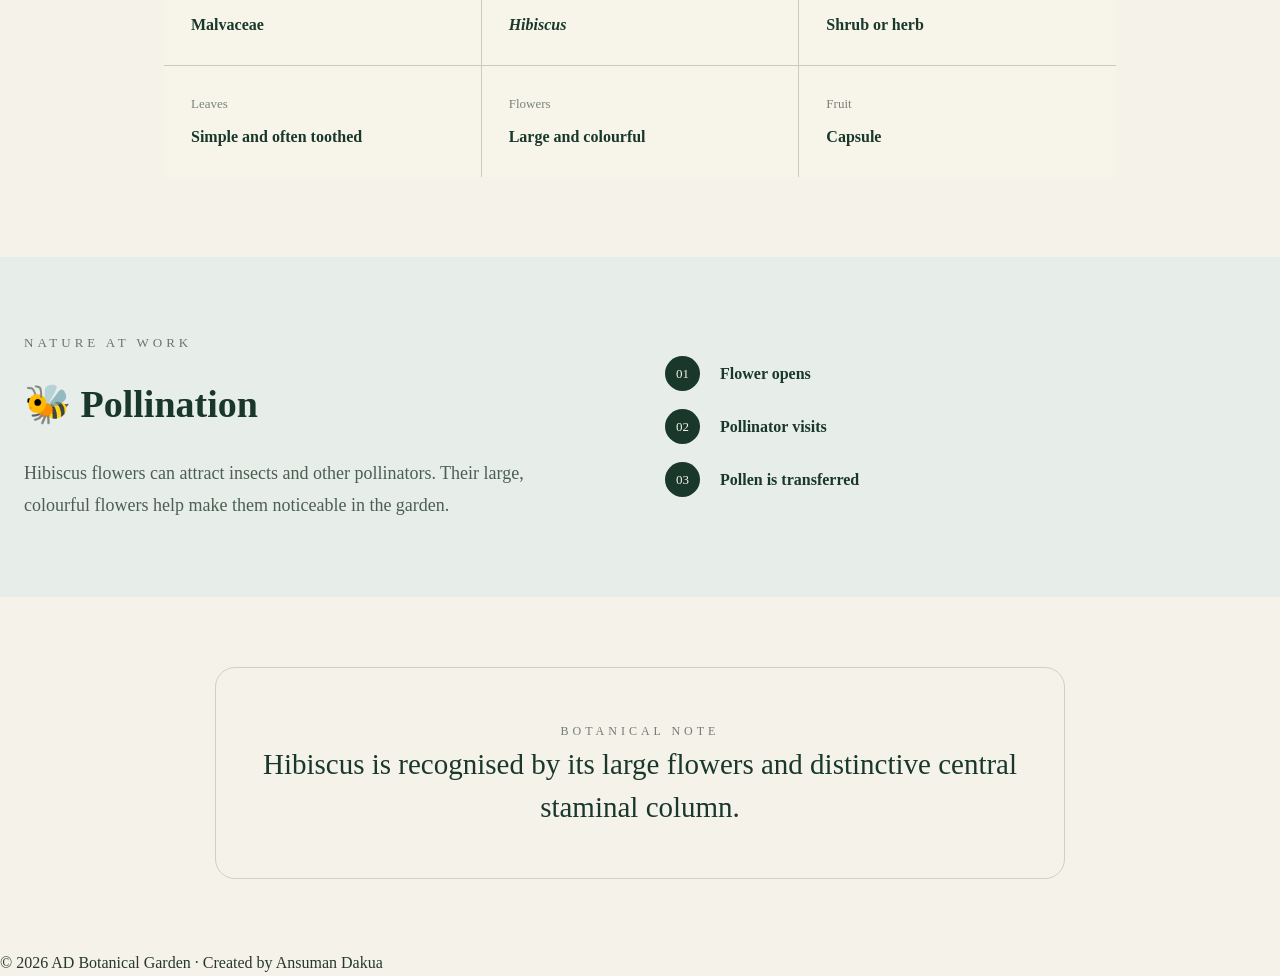
<file: plant-hibiscus.html>
<!DOCTYPE html>
<html lang="en">

<head>
    <meta charset="UTF-8">
    <meta name="viewport" content="width=device-width, initial-scale=1.0">

    <title>Hibiscus | AD Botanical Garden</title>
<link rel="icon" type="image/svg+xml" href="favicon.svg">
    <link rel="stylesheet" href="style.css">
</head>

<body>

    <!-- Navigation -->
    <header class="site-header">

        <a href="index.html" class="logo">
            AD Botanical Garden
        </a>

        <nav>
            <a href="index.html">Home</a>
            <a href="plants.html">Plants</a>
            <a href="about.html">About</a>
        </nav>

    </header>


    <main>
<a href="plants.html" class="back-to-plants">
    ← Back to Plant Collection
</a>
        <!-- HIBISCUS INTRO -->

        <section class="hibiscus-hero">

            <div class="hibiscus-title">

                <p class="plant-label">
                    FLOWERING PLANT
                </p>

                <h1>Hibiscus</h1>

                <p class="hibiscus-scientific">
                    <em>Hibiscus</em> spp.
                </p>

                <p>
                    A striking flowering plant known for its large,
                    colourful flowers and distinctive floral structure.
                </p>

            </div>


            <div class="hibiscus-image">

                <img
                    src="hibiscus.jpg"
                    alt="Hibiscus flower"
                >

            </div>

        </section>


        <!-- FLOWER SPOTLIGHT -->

        <section class="hibiscus-spotlight">

            <p class="plant-label">
                FLOWER SPOTLIGHT
            </p>

            <h2>🌺 The Hibiscus Flower</h2>

            <p>
                Hibiscus flowers are often large and colourful.
                Their prominent central reproductive column gives
                the flower its distinctive appearance.
            </p>


            <div class="hibiscus-parts">

                <div>
                    <span>01</span>
                    <h3>Petals</h3>
                    <p>
                        Large petals create the colourful display
                        that makes hibiscus flowers easy to recognise.
                    </p>
                </div>

                <div>
                    <span>02</span>
                    <h3>Staminal Column</h3>
                    <p>
                        The stamens are arranged around a prominent
                        central column.
                    </p>
                </div>

                <div>
                    <span>03</span>
                    <h3>Sepals</h3>
                    <p>
                        Sepals surround and protect the flower bud
                        before it opens.
                    </p>
                </div>

            </div>

        </section>


        <!-- BOTANICAL PROFILE -->

        <section class="hibiscus-profile">

            <div class="hibiscus-profile-heading">

                <p class="plant-label">
                    BOTANICAL PROFILE
                </p>

                <h2>🌿 Hibiscus at a Glance</h2>

            </div>


            <div class="hibiscus-profile-grid">

                <div>
                    <span>Family</span>
                    <strong>Malvaceae</strong>
                </div>

                <div>
                    <span>Genus</span>
                    <strong><em>Hibiscus</em></strong>
                </div>

                <div>
                    <span>Growth</span>
                    <strong>Shrub or herb</strong>
                </div>

                <div>
                    <span>Leaves</span>
                    <strong>Simple and often toothed</strong>
                </div>

                <div>
                    <span>Flowers</span>
                    <strong>Large and colourful</strong>
                </div>

                <div>
                    <span>Fruit</span>
                    <strong>Capsule</strong>
                </div>

            </div>

        </section>


        <!-- POLLINATION -->

        <section class="hibiscus-pollination">

            <div>

                <p class="plant-label">
                    NATURE AT WORK
                </p>

                <h2>🐝 Pollination</h2>

                <p>
                    Hibiscus flowers can attract insects and other
                    pollinators. Their large, colourful flowers help
                    make them noticeable in the garden.
                </p>

            </div>

            <div class="pollination-step">

                <span>01</span>
                <strong>Flower opens</strong>

                <span>02</span>
                <strong>Pollinator visits</strong>

                <span>03</span>
                <strong>Pollen is transferred</strong>

            </div>

        </section>


        <!-- HIBISCUS NOTE -->

        <section class="hibiscus-note">

            <span>
                BOTANICAL NOTE
            </span>

            <h2>
                Hibiscus is recognised by its large flowers and
                distinctive central staminal column.
            </h2>

        </section>

    </main>


    <!-- FOOTER -->

    <footer>

        <p>
            © 2026 AD Botanical Garden · Created by Ansuman Dakua
        </p>

    </footer>

</body>

</html>
</file>
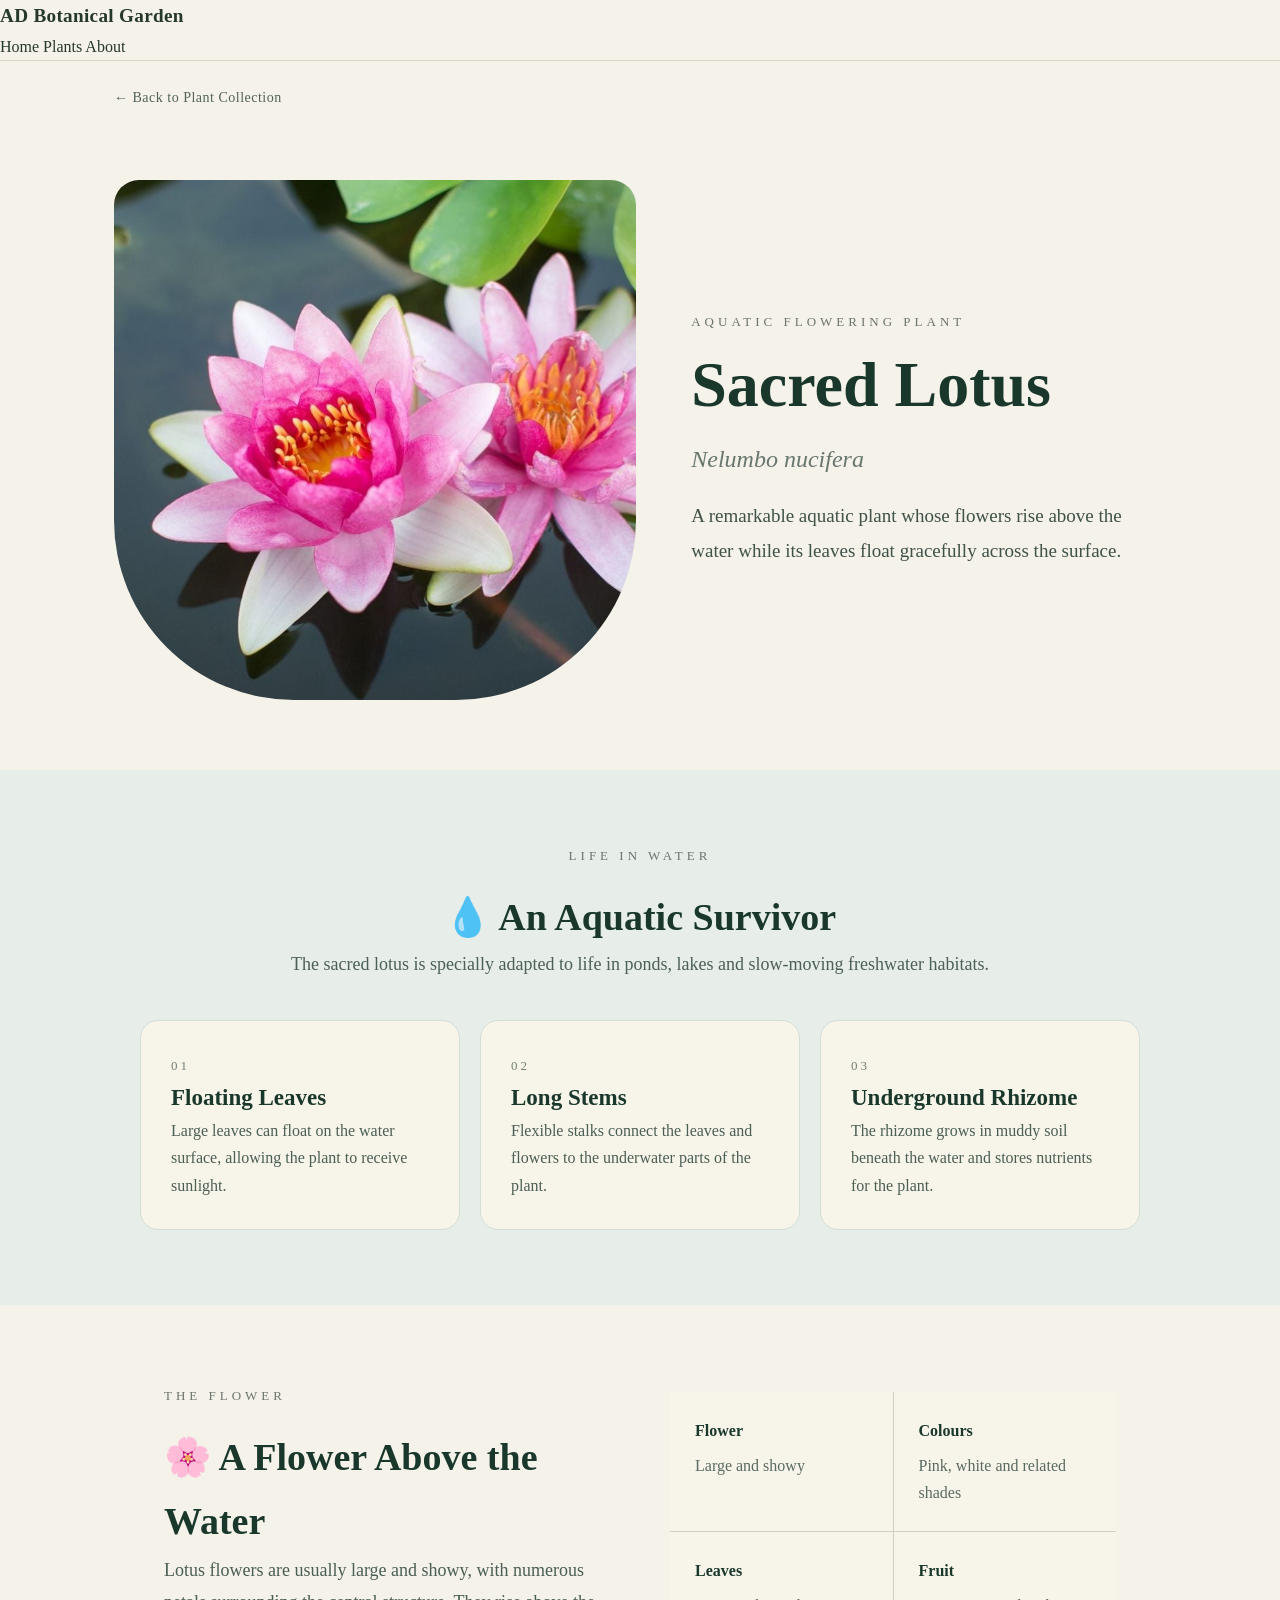
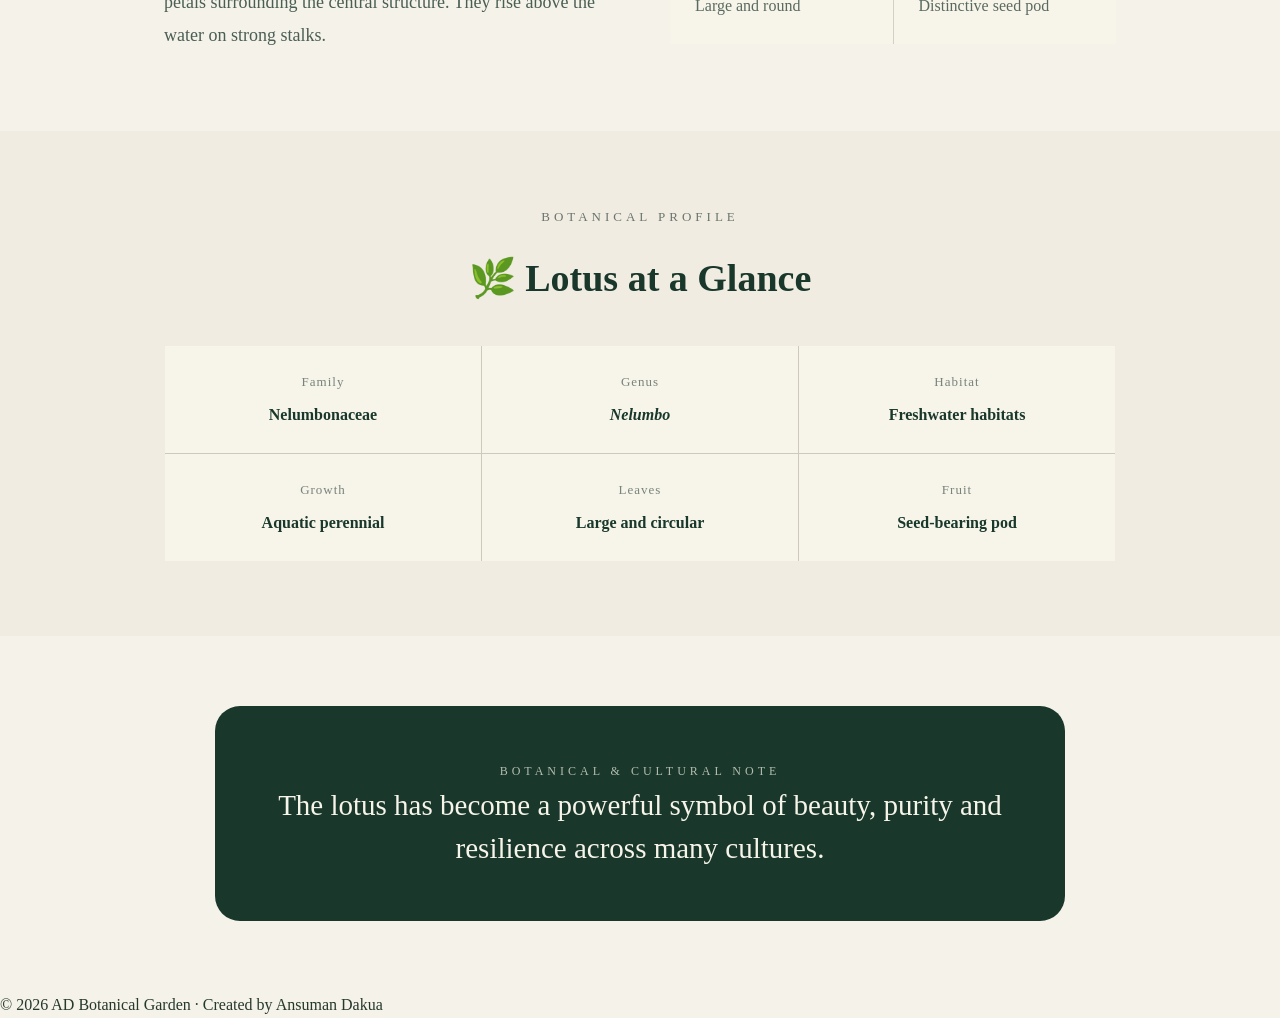
<file: plant-lotus.html>
<!DOCTYPE html>
<html lang="en">

<head>
    <meta charset="UTF-8">
    <meta name="viewport" content="width=device-width, initial-scale=1.0">

    <title>Sacred Lotus | AD Botanical Garden</title>
<link rel="icon" type="image/svg+xml" href="favicon.svg">
    <link rel="stylesheet" href="style.css">
</head>

<body>

    <!-- Navigation -->
    <header class="site-header">

        <a href="index.html" class="logo">
            AD Botanical Garden
        </a>

        <nav>
            <a href="index.html">Home</a>
            <a href="plants.html">Plants</a>
            <a href="about.html">About</a>
        </nav>

    </header>


    <main>
<a href="plants.html" class="back-to-plants">
    ← Back to Plant Collection
</a>
        <!-- LOTUS HERO -->

        <section class="lotus-hero">

            <div class="lotus-image">

                <img
                    src="lotus.jpg"
                    alt="Sacred Lotus flower"
                >

            </div>

            <div class="lotus-intro">

                <p class="plant-label">
                    AQUATIC FLOWERING PLANT
                </p>

                <h1>
                    Sacred Lotus
                </h1>

                <p class="lotus-scientific">
                    <em>Nelumbo nucifera</em>
                </p>

                <p>
                    A remarkable aquatic plant whose flowers rise
                    above the water while its leaves float gracefully
                    across the surface.
                </p>

            </div>

        </section>


        <!-- WATER ADAPTATION -->

        <section class="lotus-water">

            <div class="lotus-section-heading">

                <p class="plant-label">
                    LIFE IN WATER
                </p>

                <h2>
                    💧 An Aquatic Survivor
                </h2>

                <p>
                    The sacred lotus is specially adapted to life in
                    ponds, lakes and slow-moving freshwater habitats.
                </p>

            </div>


            <div class="lotus-adaptations">

                <div class="lotus-adaptation">

                    <span>01</span>

                    <h3>
                        Floating Leaves
                    </h3>

                    <p>
                        Large leaves can float on the water surface,
                        allowing the plant to receive sunlight.
                    </p>

                </div>


                <div class="lotus-adaptation">

                    <span>02</span>

                    <h3>
                        Long Stems
                    </h3>

                    <p>
                        Flexible stalks connect the leaves and flowers
                        to the underwater parts of the plant.
                    </p>

                </div>


                <div class="lotus-adaptation">

                    <span>03</span>

                    <h3>
                        Underground Rhizome
                    </h3>

                    <p>
                        The rhizome grows in muddy soil beneath the
                        water and stores nutrients for the plant.
                    </p>

                </div>

            </div>

        </section>


        <!-- FLOWER -->

        <section class="lotus-flower">

            <div>

                <p class="plant-label">
                    THE FLOWER
                </p>

                <h2>
                    🌸 A Flower Above the Water
                </h2>

                <p>
                    Lotus flowers are usually large and showy, with
                    numerous petals surrounding the central structure.
                    They rise above the water on strong stalks.
                </p>

            </div>


            <div class="lotus-flower-facts">

                <div>
                    <strong>Flower</strong>
                    <span>Large and showy</span>
                </div>

                <div>
                    <strong>Colours</strong>
                    <span>Pink, white and related shades</span>
                </div>

                <div>
                    <strong>Leaves</strong>
                    <span>Large and round</span>
                </div>

                <div>
                    <strong>Fruit</strong>
                    <span>Distinctive seed pod</span>
                </div>

            </div>

        </section>


        <!-- BOTANICAL PROFILE -->

        <section class="lotus-profile">

            <p class="plant-label">
                BOTANICAL PROFILE
            </p>

            <h2>
                🌿 Lotus at a Glance
            </h2>


            <div class="lotus-profile-grid">

                <div>
                    <span>Family</span>
                    <strong>Nelumbonaceae</strong>
                </div>

                <div>
                    <span>Genus</span>
                    <strong><em>Nelumbo</em></strong>
                </div>

                <div>
                    <span>Habitat</span>
                    <strong>Freshwater habitats</strong>
                </div>

                <div>
                    <span>Growth</span>
                    <strong>Aquatic perennial</strong>
                </div>

                <div>
                    <span>Leaves</span>
                    <strong>Large and circular</strong>
                </div>

                <div>
                    <span>Fruit</span>
                    <strong>Seed-bearing pod</strong>
                </div>

            </div>

        </section>


        <!-- CULTURAL NOTE -->

        <section class="lotus-note">

            <span>
                BOTANICAL & CULTURAL NOTE
            </span>

            <h2>
                The lotus has become a powerful symbol of beauty,
                purity and resilience across many cultures.
            </h2>

        </section>

    </main>


    <!-- FOOTER -->

    <footer>

        <p>
            © 2026 AD Botanical Garden · Created by Ansuman Dakua
        </p>

    </footer>

</body>

</html>
</file>
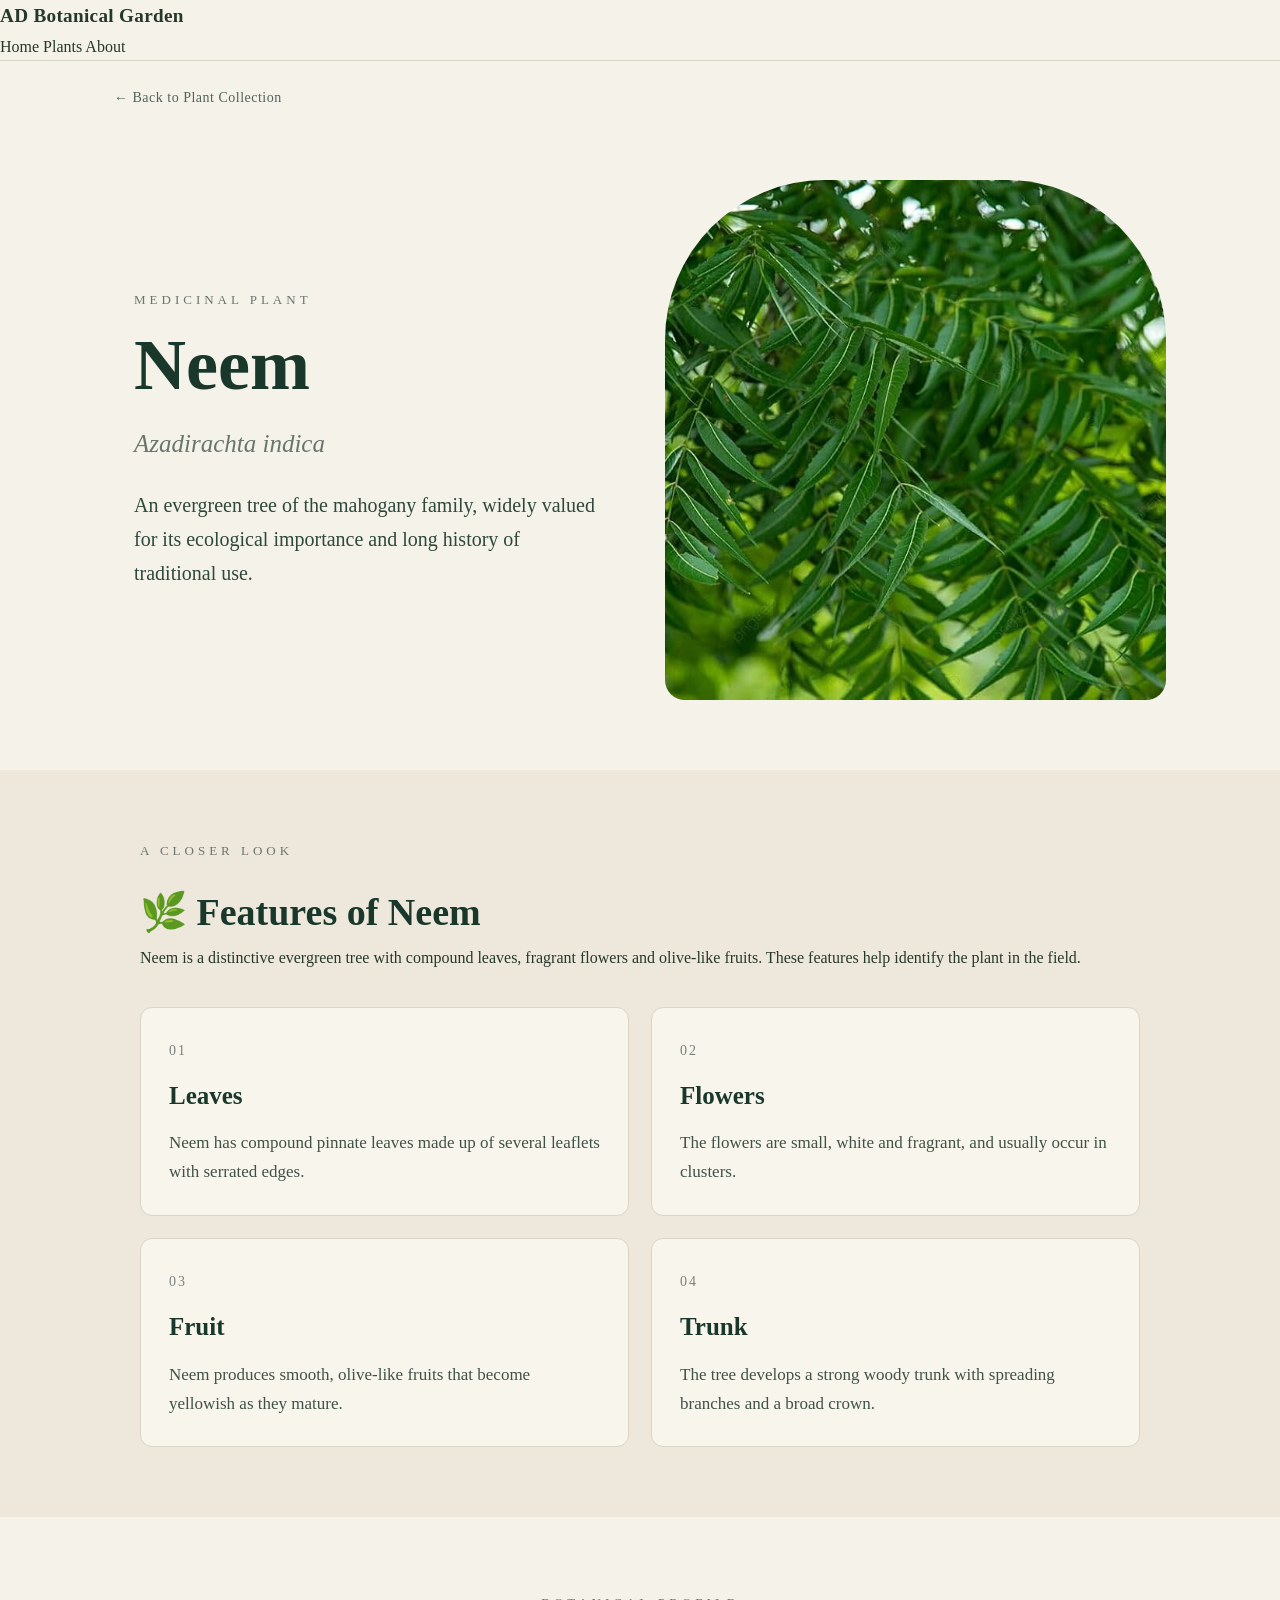
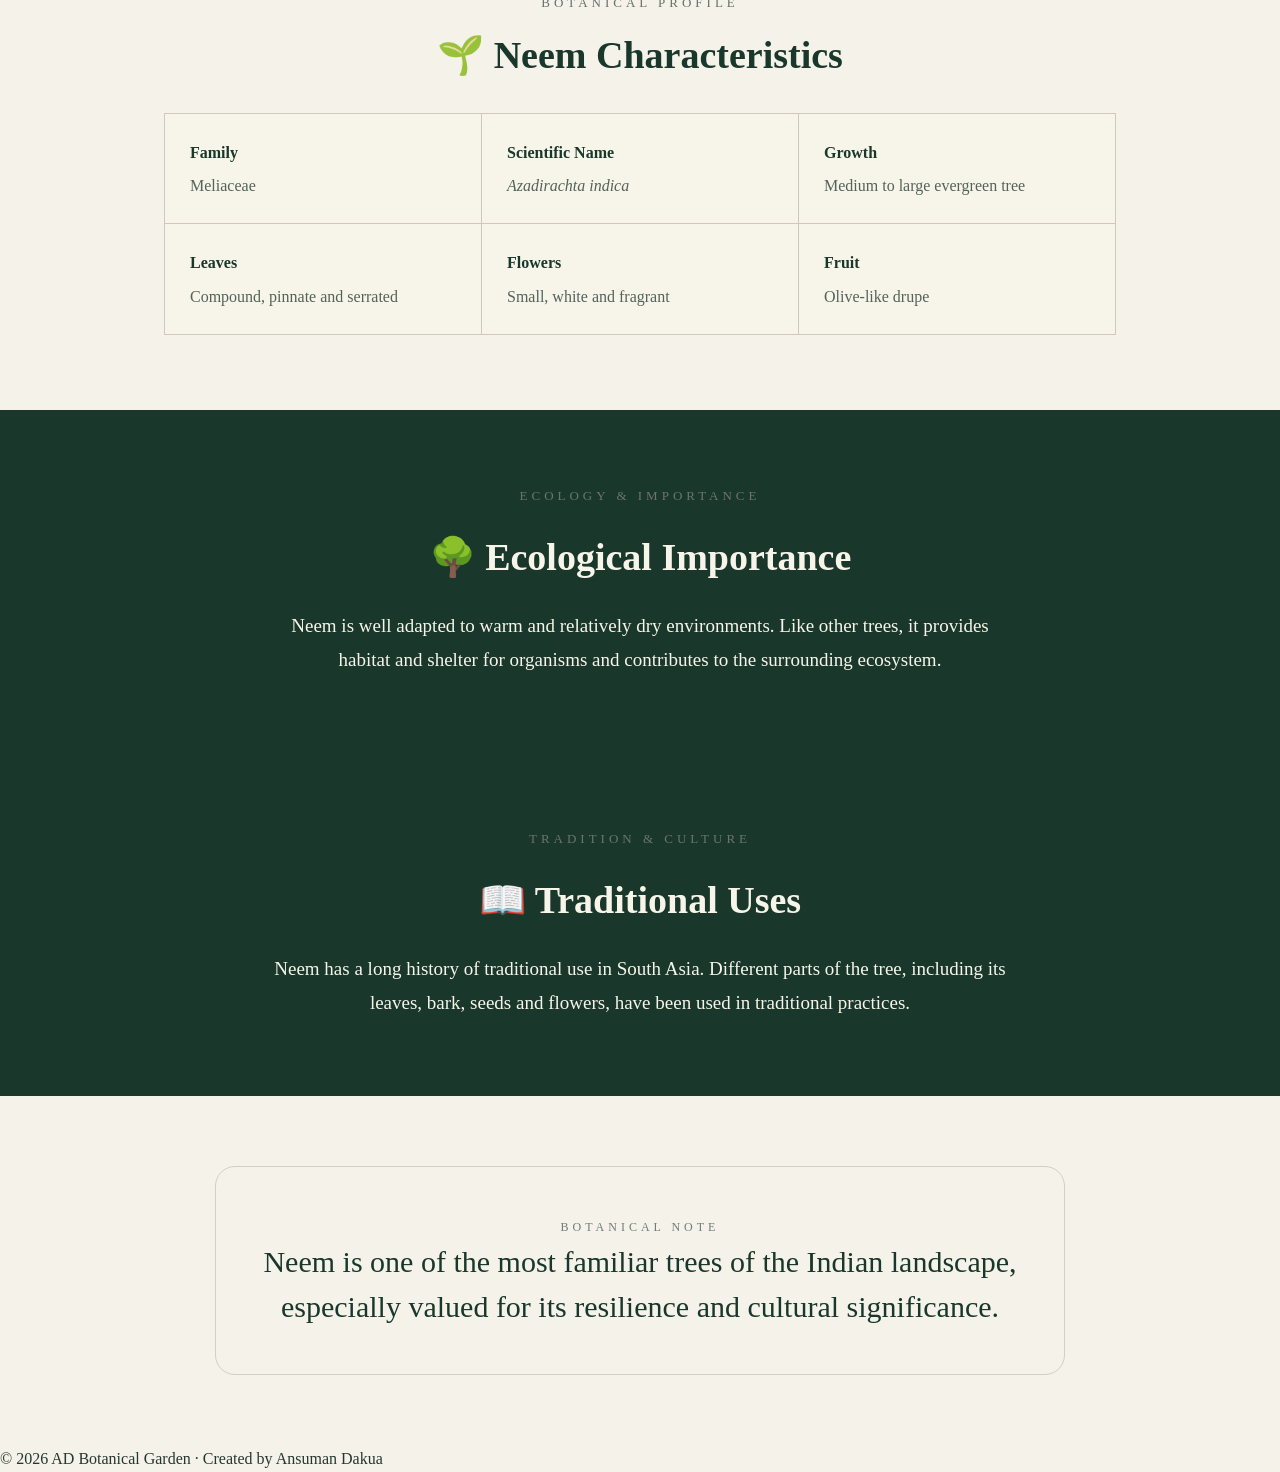
<file: plant-neem.html>
<!DOCTYPE html>
<html lang="en">

<head>
    <meta charset="UTF-8">
    <meta name="viewport" content="width=device-width, initial-scale=1.0">

    <title>Neem | AD Botanical Garden</title>
<link rel="icon" type="image/svg+xml" href="favicon.svg">
    <link rel="stylesheet" href="style.css">
</head>

<body>

    <!-- Navigation -->
    <header class="site-header">

        <a href="index.html" class="logo">
            AD Botanical Garden
        </a>

        <nav>
            <a href="index.html">Home</a>
            <a href="plants.html">Plants</a>
            <a href="about.html">About</a>
        </nav>

    </header>


    <!-- Neem Hero -->

    <main>

        <a href="plants.html" class="back-to-plants">
            ← Back to Plant Collection
        </a>

        <section class="rose-hero">

            <div class="rose-hero-text">

                <p class="plant-label">
                    MEDICINAL PLANT
                </p>

                <h1>
                    Neem
                </h1>

                <p class="scientific-name">
                    <em>Azadirachta indica</em>
                </p>

                <p class="rose-intro">
                    An evergreen tree of the mahogany family, widely
                    valued for its ecological importance and long
                    history of traditional use.
                </p>

            </div>


            <div class="rose-image">

                <img
                    src="neem.jpg"
                    alt="Neem tree"
                >

            </div>

        </section>


        <!-- Neem Characteristics -->

        <section class="rose-anatomy">

            <p class="plant-label">
                A CLOSER LOOK
            </p>

            <h2>
                🌿 Features of Neem
            </h2>

            <p>
                Neem is a distinctive evergreen tree with compound
                leaves, fragrant flowers and olive-like fruits.
                These features help identify the plant in the field.
            </p>


            <div class="anatomy-grid">


                <div class="anatomy-card">

                    <span>01</span>

                    <h3>
                        Leaves
                    </h3>

                    <p>
                        Neem has compound pinnate leaves made up of
                        several leaflets with serrated edges.
                    </p>

                </div>


                <div class="anatomy-card">

                    <span>02</span>

                    <h3>
                        Flowers
                    </h3>

                    <p>
                        The flowers are small, white and fragrant,
                        and usually occur in clusters.
                    </p>

                </div>


                <div class="anatomy-card">

                    <span>03</span>

                    <h3>
                        Fruit
                    </h3>

                    <p>
                        Neem produces smooth, olive-like fruits that
                        become yellowish as they mature.
                    </p>

                </div>


                <div class="anatomy-card">

                    <span>04</span>

                    <h3>
                        Trunk
                    </h3>

                    <p>
                        The tree develops a strong woody trunk with
                        spreading branches and a broad crown.
                    </p>

                </div>

            </div>

        </section>


        <!-- Botanical Profile -->

        <section class="rose-characteristics">

            <div class="section-heading">

                <p class="plant-label">
                    BOTANICAL PROFILE
                </p>

                <h2>
                    🌱 Neem Characteristics
                </h2>

            </div>


            <div class="rose-facts">


                <div>
                    <strong>Family</strong>
                    <span>Meliaceae</span>
                </div>


                <div>
                    <strong>Scientific Name</strong>
                    <span><em>Azadirachta indica</em></span>
                </div>


                <div>
                    <strong>Growth</strong>
                    <span>Medium to large evergreen tree</span>
                </div>


                <div>
                    <strong>Leaves</strong>
                    <span>Compound, pinnate and serrated</span>
                </div>


                <div>
                    <strong>Flowers</strong>
                    <span>Small, white and fragrant</span>
                </div>


                <div>
                    <strong>Fruit</strong>
                    <span>Olive-like drupe</span>
                </div>

            </div>

        </section>


        <!-- Ecological Importance -->

        <section class="rose-pollination">

            <p class="plant-label">
                ECOLOGY & IMPORTANCE
            </p>

            <h2>
                🌳 Ecological Importance
            </h2>

            <p>
                Neem is well adapted to warm and relatively dry
                environments. Like other trees, it provides habitat
                and shelter for organisms and contributes to the
                surrounding ecosystem.
            </p>

        </section>


        <!-- Traditional Uses -->

        <section class="rose-pollination">

            <p class="plant-label">
                TRADITION & CULTURE
            </p>

            <h2>
                📖 Traditional Uses
            </h2>

            <p>
                Neem has a long history of traditional use in South
                Asia. Different parts of the tree, including its
                leaves, bark, seeds and flowers, have been used in
                traditional practices.
            </p>

        </section>


        <!-- Did You Know -->

        <section class="rose-fact">

            <span>
                BOTANICAL NOTE
            </span>

            <h2>
                Neem is one of the most familiar trees of the
                Indian landscape, especially valued for its
                resilience and cultural significance.
            </h2>

        </section>

    </main>


    <!-- Footer -->

    <footer>

        <p>
            © 2026 AD Botanical Garden · Created by Ansuman Dakua
        </p>

    </footer>


</body>

</html>
</file>
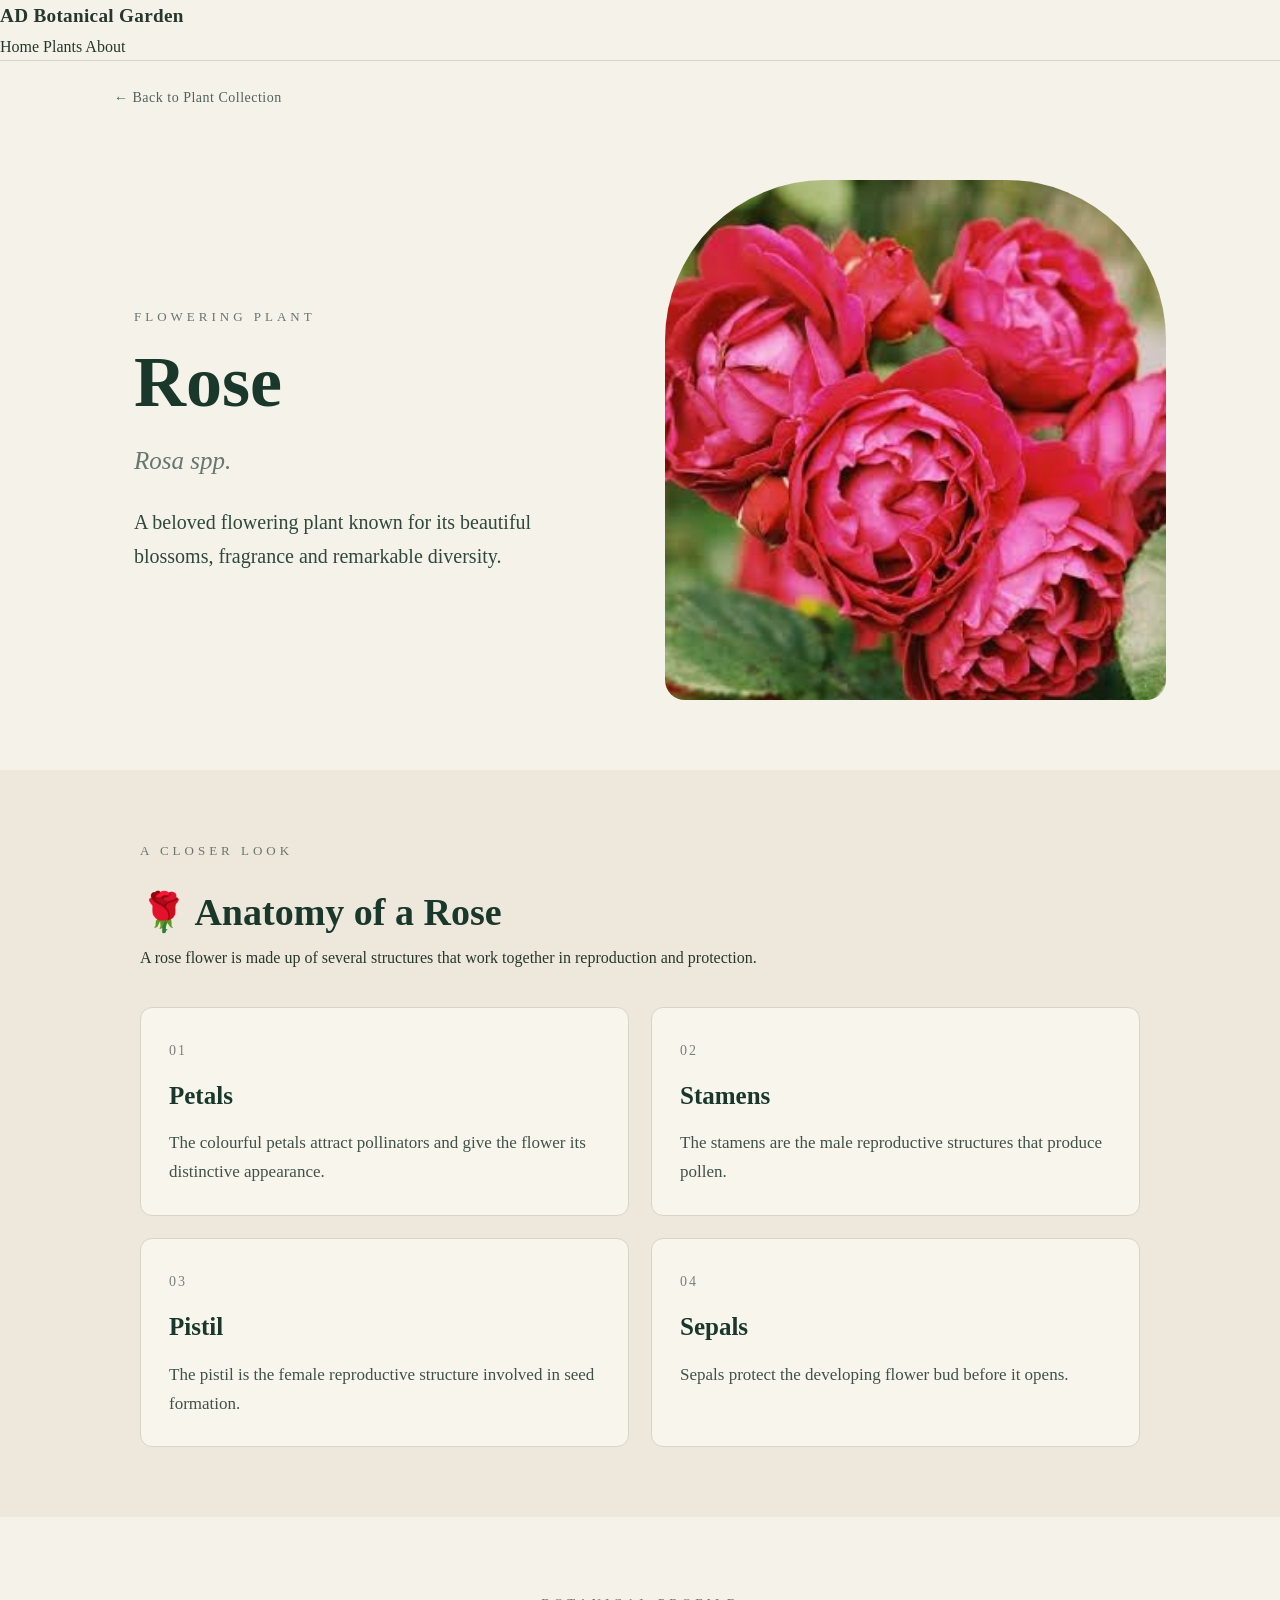
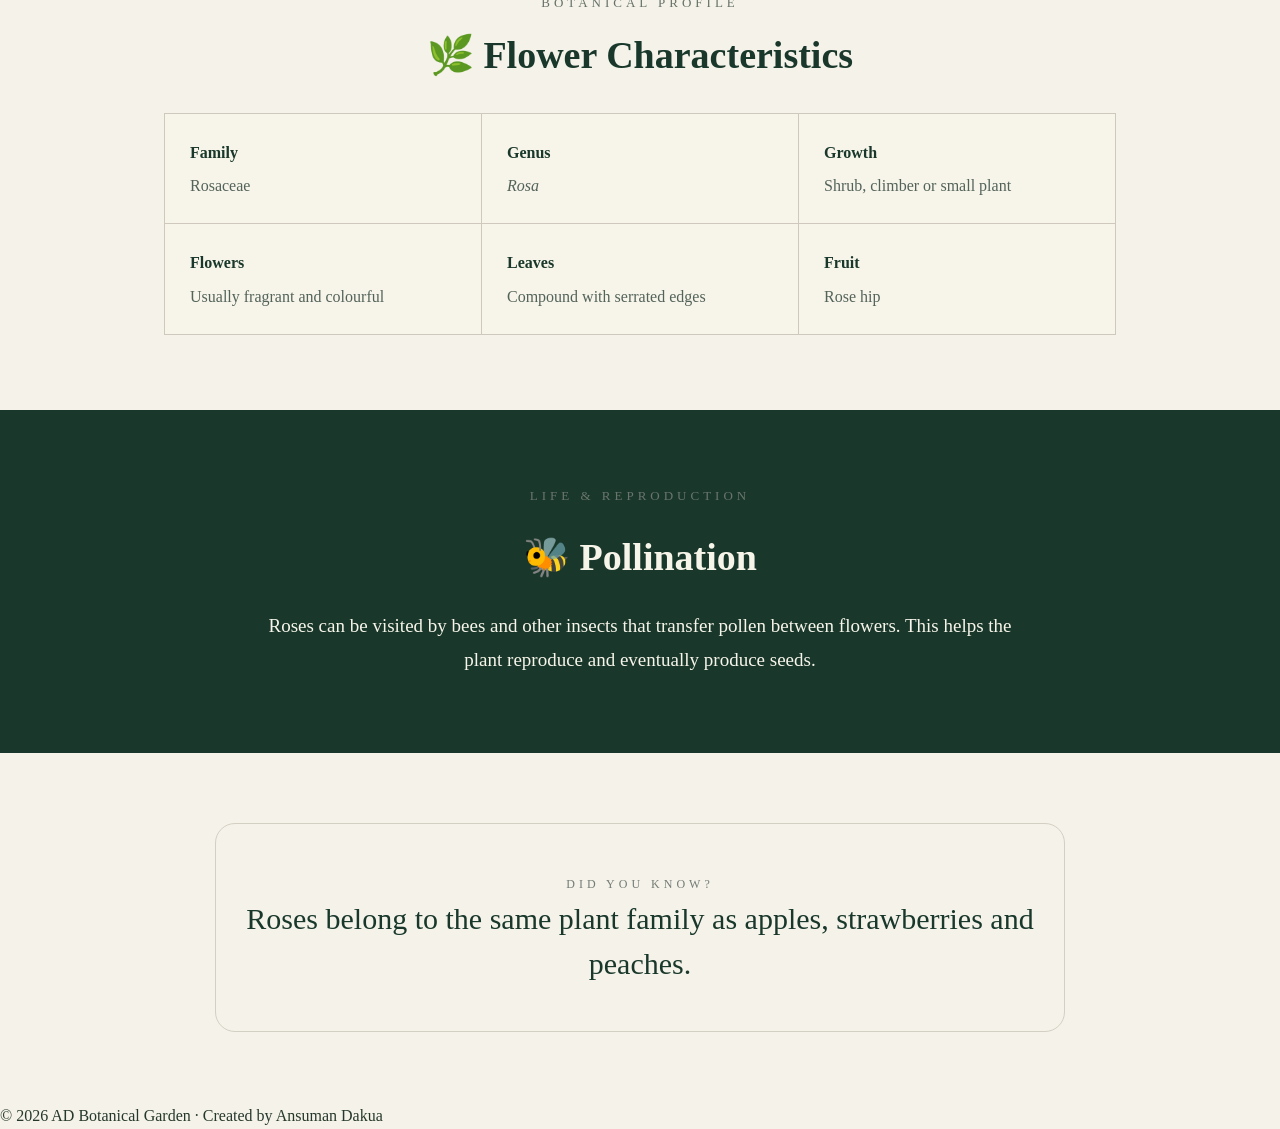
<file: plant-rose.html>
<!DOCTYPE html>
<html lang="en">
<head>
    <meta charset="UTF-8">
    <meta name="viewport" content="width=device-width, initial-scale=1.0">

    <title>Rose | AD Botanical Garden</title>
<link rel="icon" type="image/svg+xml" href="favicon.svg">
    <link rel="stylesheet" href="style.css">
</head>

<body>

    <!-- Navigation -->
    <header class="site-header">
        <a href="index.html" class="logo">AD Botanical Garden</a>

        <nav>
            <a href="index.html">Home</a>
            <a href="plants.html">Plants</a>
            <a href="about.html">About</a>
        </nav>
    </header>


    <!-- Rose Hero -->
    <main>
<a href="plants.html" class="back-to-plants">
    ← Back to Plant Collection
</a>
        <section class="rose-hero">

            <div class="rose-hero-text">
                <p class="plant-label">FLOWERING PLANT</p>

                <h1>Rose</h1>

                <p class="scientific-name">
                    <em>Rosa</em> spp.
                </p>

                <p class="rose-intro">
                    A beloved flowering plant known for its beautiful
                    blossoms, fragrance and remarkable diversity.
                </p>
            </div>

            <div class="rose-image">
                <img src="rose.jpg" alt="Rose flower">
            </div>

        </section>


        <!-- Flower Anatomy -->
        <section class="rose-anatomy">

            <p class="plant-label">A CLOSER LOOK</p>

            <h2>🌹 Anatomy of a Rose</h2>

            <p>
                A rose flower is made up of several structures that
                work together in reproduction and protection.
            </p>

            <div class="anatomy-grid">

                <div class="anatomy-card">
                    <span>01</span>
                    <h3>Petals</h3>
                    <p>
                        The colourful petals attract pollinators and
                        give the flower its distinctive appearance.
                    </p>
                </div>

                <div class="anatomy-card">
                    <span>02</span>
                    <h3>Stamens</h3>
                    <p>
                        The stamens are the male reproductive structures
                        that produce pollen.
                    </p>
                </div>

                <div class="anatomy-card">
                    <span>03</span>
                    <h3>Pistil</h3>
                    <p>
                        The pistil is the female reproductive structure
                        involved in seed formation.
                    </p>
                </div>

                <div class="anatomy-card">
                    <span>04</span>
                    <h3>Sepals</h3>
                    <p>
                        Sepals protect the developing flower bud before
                        it opens.
                    </p>
                </div>

            </div>

        </section>


        <!-- Characteristics -->
        <section class="rose-characteristics">

            <div class="section-heading">
                <p class="plant-label">BOTANICAL PROFILE</p>
                <h2>🌿 Flower Characteristics</h2>
            </div>

            <div class="rose-facts">

                <div>
                    <strong>Family</strong>
                    <span>Rosaceae</span>
                </div>

                <div>
                    <strong>Genus</strong>
                    <span><em>Rosa</em></span>
                </div>

                <div>
                    <strong>Growth</strong>
                    <span>Shrub, climber or small plant</span>
                </div>

                <div>
                    <strong>Flowers</strong>
                    <span>Usually fragrant and colourful</span>
                </div>

                <div>
                    <strong>Leaves</strong>
                    <span>Compound with serrated edges</span>
                </div>

                <div>
                    <strong>Fruit</strong>
                    <span>Rose hip</span>
                </div>

            </div>

        </section>


        <!-- Pollination -->
        <section class="rose-pollination">

            <p class="plant-label">LIFE & REPRODUCTION</p>

            <h2>🐝 Pollination</h2>

            <p>
                Roses can be visited by bees and other insects that
                transfer pollen between flowers. This helps the plant
                reproduce and eventually produce seeds.
            </p>

        </section>


        <!-- Did You Know -->
        <section class="rose-fact">

            <span>DID YOU KNOW?</span>

            <h2>
                Roses belong to the same plant family as apples,
                strawberries and peaches.
            </h2>

        </section>

    </main>

    <!-- Footer -->
    <footer>
        <p>© 2026 AD Botanical Garden · Created by Ansuman Dakua</p>
    </footer>

</body>
</html>
</file>
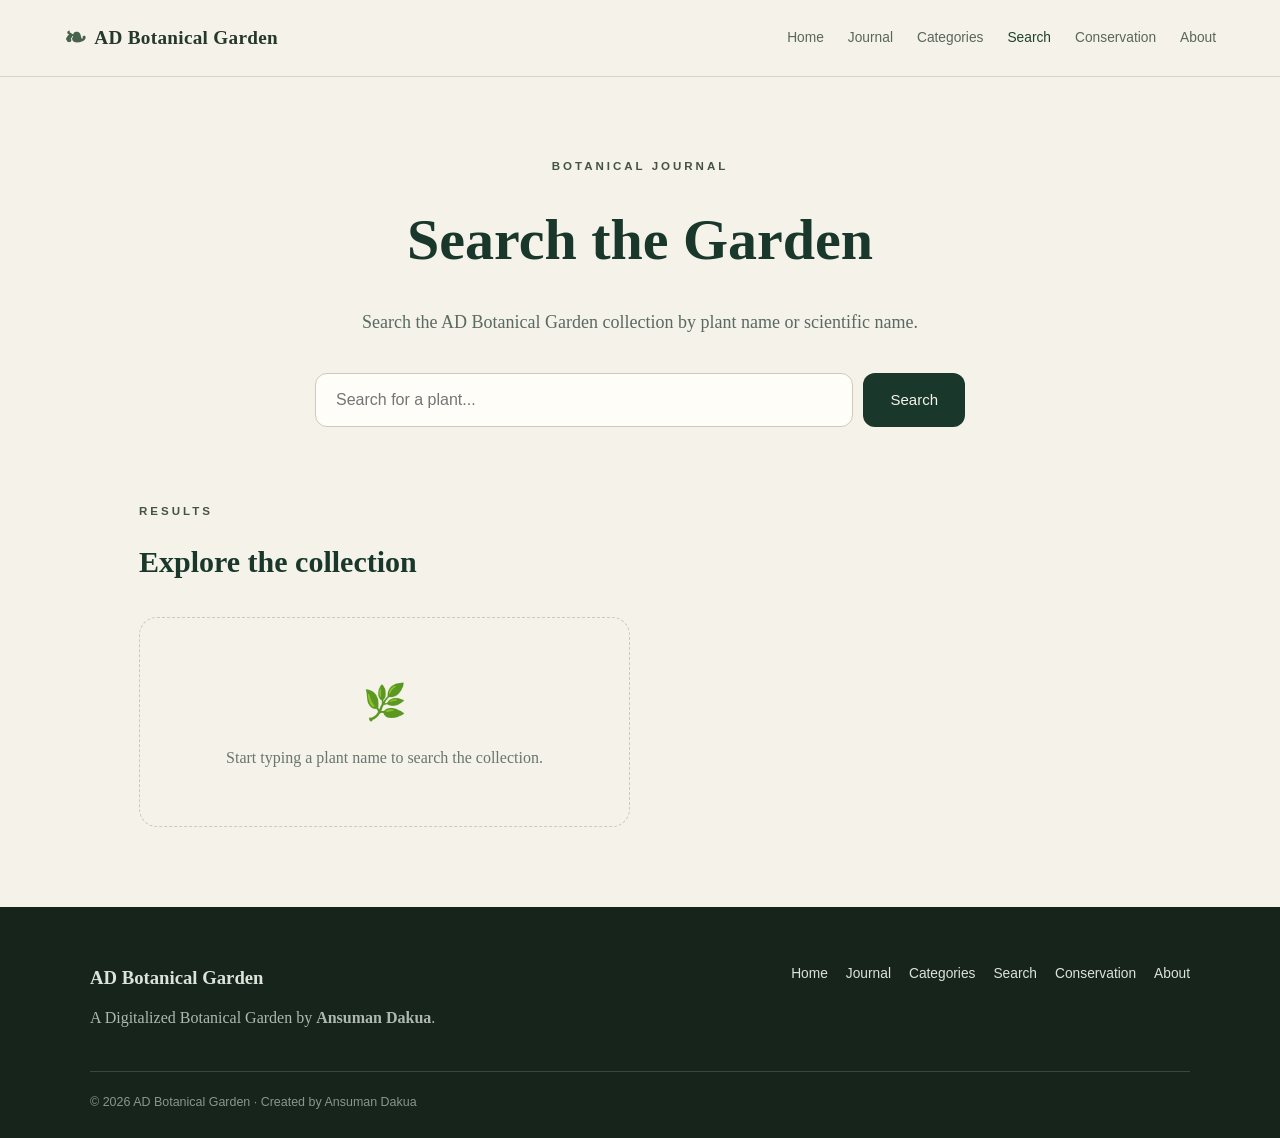
<file: search.html>
<!DOCTYPE html>
<html lang="en">

<head>
    <meta charset="UTF-8">
    <meta name="viewport" content="width=device-width, initial-scale=1.0">

    <title>Search | AD Botanical Garden</title>
<link rel="icon" type="image/svg+xml" href="favicon.svg">
    <link rel="stylesheet" href="style.css">
</head>

<body>

    <!-- NAVIGATION -->

    <header class="site-header">

        <nav class="navbar">

            <a href="index.html" class="logo">
                <span class="leaf-symbol">❧</span>
                <span>AD Botanical Garden</span>
            </a>

            <button
                class="menu-button"
                onclick="toggleMenu()"
                aria-label="Open navigation"
            >
                ☰
            </button>

            <div class="nav-links" id="navLinks">

                <a href="index.html">Home</a>
                <a href="plants.html">Journal</a>
                <a href="categories.html">Categories</a>
                <a href="search.html" class="active">Search</a>
                <a href="conservation.html">Conservation</a>
                <a href="about.html">About</a>

            </div>

        </nav>

    </header>


    <!-- SEARCH PAGE -->

    <main>

        <section class="search-hero">

            <p class="eyebrow">
                BOTANICAL JOURNAL
            </p>

            <h1>
                Search the Garden
            </h1>

            <p>
                Search the AD Botanical Garden collection by plant
                name or scientific name.
            </p>

            <div class="search-box">

                <input
                    type="search"
                    id="plantSearch"
                    placeholder="Search for a plant..."
                    autocomplete="off"
                >

                <button id="searchButton">
                    Search
                </button>

            </div>

        </section>


        <!-- SEARCH RESULTS -->

        <section class="search-results-section">

            <div class="search-results-header">

                <p class="eyebrow">
                    RESULTS
                </p>

                <h2 id="searchTitle">
                    Explore the collection
                </h2>

            </div>


            <div id="searchResults" class="search-results">

                <div class="search-empty">

                    <span>🌿</span>

                    <p>
                        Start typing a plant name to search
                        the collection.
                    </p>

                </div>

            </div>

        </section>

    </main>


    <!-- FOOTER -->

    <footer class="site-footer">

        <div class="footer-content">

            <div>

                <h3>
                    AD Botanical Garden
                </h3>

                <p>
                    A Digitalized Botanical Garden by
                    <strong>Ansuman Dakua</strong>.
                </p>

            </div>


            <div class="footer-links">

                <a href="index.html">Home</a>
                <a href="plants.html">Journal</a>
                <a href="categories.html">Categories</a>
                <a href="search.html">Search</a>
                <a href="conservation.html">Conservation</a>
                <a href="about.html">About</a>

            </div>

        </div>


        <div class="copyright">
            © 2026 AD Botanical Garden · Created by Ansuman Dakua
        </div>

    </footer>


    <script src="script.js"></script>

</body>

</html>
</file>
<file: style.css>
/* =========================================
   AD BOTANICAL GARDEN
   Botanical Journal Styles
========================================= */


/* ---------- BASIC RESET ---------- */

* {
    margin: 0;
    padding: 0;
    box-sizing: border-box;
}

html {
    scroll-behavior: smooth;
}

body {
    font-family: Georgia, "Times New Roman", serif;
    background: #f4f2e9;
    color: #26382b;
    line-height: 1.7;
}

a {
    color: inherit;
    text-decoration: none;
}

img {
    max-width: 100%;
    display: block;
}


/* ---------- NAVIGATION ---------- */

.site-header {
    position: sticky;
    top: 0;
    z-index: 1000;

    background: rgba(244, 242, 233, 0.97);
    border-bottom: 1px solid #d5d5c8;
}

.navbar {
    max-width: 1200px;
    margin: auto;
    padding: 15px 24px;

    display: flex;
    align-items: center;
    justify-content: space-between;
}

.logo {
    display: flex;
    align-items: center;

    font-size: 1.2rem;
    font-weight: bold;
    letter-spacing: 0.3px;
}

.leaf-symbol {
    font-size: 1.7rem;
    margin-right: 7px;
    color: #48634c;
}

.nav-links {
    display: flex;
    align-items: center;
    gap: 24px;
}

.nav-links a {
    font-family: Arial, sans-serif;
    font-size: 0.86rem;
    color: #59675b;

    transition: color 0.2s ease;
}

.nav-links a:hover,
.nav-links a.active {
    color: #1f422b;
}


/* ---------- MOBILE MENU ---------- */

.menu-button {
    display: none;

    border: none;
    background: transparent;

    font-size: 1.7rem;
    color: #26382b;

    cursor: pointer;
}


/* ---------- HERO ---------- */

.hero {
    min-height: 720px;

    display: flex;
    align-items: center;
    justify-content: center;

    text-align: center;

    color: white;

    background:
        linear-gradient(
            rgba(25, 53, 35, 0.58),
            rgba(25, 53, 35, 0.68)
        ),
        url("images/hero-botanical.jpg");

    background-size: cover;
    background-position: center;
}

.hero-content {
    width: min(850px, 90%);
}

.eyebrow {
    font-family: Arial, sans-serif;
    font-size: 0.72rem;
    font-weight: bold;

    letter-spacing: 3px;

    margin-bottom: 14px;

    opacity: 0.85;
}

.hero h1 {
    font-size: clamp(3rem, 8vw, 6.2rem);
    line-height: 1.05;

    margin-bottom: 18px;
}

.creator {
    font-size: 1.15rem;
    margin-bottom: 25px;
}

.hero-text {
    max-width: 680px;
    margin: auto;

    font-size: 1.05rem;
    color: #f0f3ed;
}


/* ---------- BUTTONS ---------- */

.hero-buttons {
    margin-top: 35px;

    display: flex;
    justify-content: center;
    gap: 14px;

    flex-wrap: wrap;
}

.button {
    display: inline-block;

    padding: 13px 25px;

    font-family: Arial, sans-serif;
    font-size: 0.88rem;

    border-radius: 3px;

    transition:
        transform 0.2s ease,
        background 0.2s ease;
}

.button:hover {
    transform: translateY(-3px);
}

.primary-button {
    background: #eef1df;
    color: #263d2c;
}

.primary-button:hover {
    background: white;
}

.secondary-button {
    border: 1px solid rgba(255, 255, 255, 0.8);
    color: white;
}

.secondary-button:hover {
    background: rgba(255, 255, 255, 0.12);
}


/* ---------- GENERAL SECTIONS ---------- */

.section {
    max-width: 1150px;
    margin: auto;

    padding: 90px 25px;
}

.section-heading {
    max-width: 760px;
    margin: auto;

    text-align: center;
}

.section-heading h2,
.section-title h2 {
    font-size: clamp(2rem, 5vw, 3.2rem);
    line-height: 1.2;

    margin-bottom: 20px;
}

.section-heading p:not(.eyebrow) {
    color: #657167;
}


/* ---------- INTRODUCTION ---------- */

.intro {
    background: #f4f2e9;
}

.intro .section-heading p + p {
    margin-top: 15px;
}


/* ---------- DIGITAL NOTICE ---------- */

.digital-notice {
    background: #e2e6d9;

    padding: 55px 25px;
}

.notice-inner {
    max-width: 900px;
    margin: auto;

    display: flex;
    align-items: flex-start;
    gap: 25px;
}

.notice-icon {
    font-size: 2.5rem;
}

.notice-inner h2 {
    margin-bottom: 10px;

    font-size: 1.7rem;
}

.notice-inner p {
    color: #59665c;
}


/* ---------- CATEGORIES ---------- */

.categories-section {
    padding-top: 95px;
}

.section-title {
    max-width: 750px;
    margin: auto auto 45px;

    text-align: center;
}

.section-title > p:last-child {
    color: #69756b;
}

.category-grid {
    display: grid;

    grid-template-columns: repeat(3, 1fr);

    gap: 20px;
}

.category-card {
    min-height: 210px;

    padding: 30px;

    background: #e9e8dd;

    border: 1px solid #d4d4c8;

    transition:
        transform 0.25s ease,
        box-shadow 0.25s ease,
        background 0.25s ease;
}

.category-card:hover {
    transform: translateY(-5px);

    background: #efeee6;

    box-shadow:
        0 12px 30px rgba(35, 55, 40, 0.10);
}

.category-icon {
    display: block;

    font-size: 2.3rem;

    margin-bottom: 15px;
}

.category-card h3 {
    font-size: 1.3rem;

    margin-bottom: 8px;
}

.category-card p {
    font-family: Arial, sans-serif;

    font-size: 0.88rem;

    color: #69746c;
}


/* ---------- JOURNAL ---------- */

.journal-section {
    background: #283d2f;

    color: #f2f3eb;

    padding: 90px 25px;
}

.journal-inner {
    max-width: 1050px;
    margin: auto;

    display: grid;

    grid-template-columns: 1fr 1fr;

    gap: 70px;

    align-items: center;
}

.journal-inner h2 {
    font-size: clamp(2.2rem, 5vw, 4rem);

    line-height: 1.15;
}

.journal-inner p:not(.eyebrow) {
    color: #d0d8d0;
}

.text-link {
    display: inline-block;

    margin-top: 25px;

    font-family: Arial, sans-serif;

    font-size: 0.9rem;

    font-weight: bold;

    border-bottom: 1px solid currentColor;

    padding-bottom: 3px;

    transition: opacity 0.2s ease;
}

.text-link:hover {
    opacity: 0.7;
}


/* ---------- CONSERVATION ---------- */

.conservation-section {
    padding-top: 100px;
    padding-bottom: 100px;
}


/* ---------- FOOTER ---------- */

.site-footer {
    background: #17241b;

    color: #dce3da;

    padding: 55px 25px 25px;
}

.footer-content {
    max-width: 1100px;
    margin: auto;

    display: flex;

    justify-content: space-between;

    gap: 40px;
}

.footer-content h3 {
    margin-bottom: 10px;
}

.footer-content p {
    color: #aeb8ae;
}

.footer-links {
    display: flex;

    flex-wrap: wrap;

    gap: 18px;

    align-content: flex-start;

    font-family: Arial, sans-serif;

    font-size: 0.86rem;
}

.footer-links a:hover {
    text-decoration: underline;
}

.copyright {
    max-width: 1100px;
    margin: 40px auto 0;

    padding-top: 20px;

    border-top: 1px solid #39483d;

    font-family: Arial, sans-serif;

    font-size: 0.78rem;

    color: #89968b;
}


/* =========================================
   MOBILE DESIGN
========================================= */

@media (max-width: 800px) {

    /* Navigation */

    .menu-button {
        display: block;
    }

    .nav-links {
        display: none;

        position: absolute;

        top: 64px;
        left: 0;
        right: 0;

        background: #f4f2e9;

        flex-direction: column;

        align-items: stretch;

        gap: 0;

        border-bottom: 1px solid #d5d5c8;
    }

    .nav-links.show {
        display: flex;
    }

    .nav-links a {
        padding: 14px 24px;

        border-bottom: 1px solid #deded3;
    }


    /* Hero */

    .hero {
        min-height: 680px;

        padding: 60px 0;
    }

    .hero h1 {
        font-size: 3.2rem;
    }

    .hero-text {
        font-size: 0.98rem;
    }


    /* Digital notice */

    .notice-inner {
        flex-direction: column;

        gap: 12px;
    }


    /* Categories */

    .category-grid {
        grid-template-columns: 1fr;
    }


    /* Journal */

    .journal-inner {
        grid-template-columns: 1fr;

        gap: 30px;
    }


    /* Footer */

    .footer-content {
        flex-direction: column;
    }

    .footer-links {
        gap: 15px;
    }

}


/* ---------- SMALL PHONES ---------- */

@media (max-width: 420px) {

    .navbar {
        padding: 14px 17px;
    }

    .logo {
        font-size: 1rem;
    }

    .hero h1 {
        font-size: 2.7rem;
    }

    .hero-buttons {
        flex-direction: column;

        align-items: stretch;
    }

    .button {
        text-align: center;
    }

    .section {
        padding-left: 18px;
        padding-right: 18px;
    }

}
/* =========================================
   BOTANICAL JOURNAL
========================================= */


/* ---------- JOURNAL HERO ---------- */

.journal-hero {
    padding: 110px 25px 90px;

    background:
        linear-gradient(
            rgba(237, 235, 222, 0.88),
            rgba(237, 235, 222, 0.88)
        ),
        url("images/hero-botanical.jpg");

    background-size: cover;
    background-position: center;
}

.journal-hero-content {
    max-width: 1050px;
    margin: auto;
}

.journal-hero h1 {
    max-width: 800px;

    font-size: clamp(3rem, 7vw, 5.5rem);
    line-height: 1.05;

    margin: 15px 0 25px;
}

.journal-hero-content > p:last-child {
    max-width: 650px;

    font-size: 1.15rem;

    color: #637066;
}


/* ---------- PLANT COLLECTION ---------- */

.plant-collection {
    padding-top: 90px;
}


/* ---------- FILTER BUTTONS ---------- */

.plant-filters {
    max-width: 1000px;
    margin: 0 auto 45px;

    display: flex;
    justify-content: center;
    align-items: center;

    flex-wrap: wrap;

    gap: 9px;
}

.filter-button {
    padding: 9px 15px;

    border: 1px solid #d0d2c5;

    background: transparent;

    color: #536157;

    font-family: Arial, sans-serif;

    font-size: 0.78rem;

    cursor: pointer;

    transition:
        background 0.2s ease,
        color 0.2s ease,
        border-color 0.2s ease;
}

.filter-button:hover,
.filter-button.active {
    background: #2c4734;

    color: #f4f2e9;

    border-color: #2c4734;
}


/* ---------- PLANT GRID ---------- */

.plant-grid {
    max-width: 1100px;
    margin: auto;

    display: grid;

    grid-template-columns: repeat(3, 1fr);

    gap: 28px;
}


/* ---------- PLANT CARD ---------- */

.plant-card {
    background: #ebeae0;

    border: 1px solid #d9d8cc;

    overflow: hidden;

    transition:
        transform 0.25s ease,
        box-shadow 0.25s ease;
}

.plant-card:hover {
    transform: translateY(-6px);

    box-shadow:
        0 15px 35px rgba(38, 56, 43, 0.12);
}


/* ---------- PLANT IMAGE ---------- */

.plant-image {
    width: 100%;
    height: 280px;

    background: #dfe2d5;

    overflow: hidden;
}

.plant-image img {
    width: 100%;
    height: 100%;

    object-fit: cover;

    transition: transform 0.5s ease;
}

.plant-card:hover .plant-image img {
    transform: scale(1.04);
}


/* ---------- PLANT INFORMATION ---------- */

.plant-info {
    padding: 25px;
}

.plant-category {
    margin-bottom: 9px;

    font-family: Arial, sans-serif;

    font-size: 0.68rem;

    font-weight: bold;

    letter-spacing: 1.7px;

    color: #71806f;
}

.plant-info h3 {
    margin-bottom: 4px;

    font-size: 1.8rem;

    line-height: 1.2;
}

.scientific-name {
    margin-bottom: 15px;

    font-size: 0.92rem;

    font-style: italic;

    color: #7b8179;
}

.plant-info > p:not(.plant-category):not(.scientific-name) {
    font-family: Arial, sans-serif;

    font-size: 0.86rem;

    color: #69736b;
}


/* ---------- PLANT LINK ---------- */

.plant-info .text-link {
    margin-top: 20px;

    font-size: 0.75rem;

    letter-spacing: 0.5px;

    color: #304b38;
}


/* ---------- JOURNAL SECTION IMPROVEMENT ---------- */

.journal-section {
    margin-top: 20px;
}


/* =========================================
   JOURNAL MOBILE DESIGN
========================================= */

@media (max-width: 850px) {

    .plant-grid {
        grid-template-columns: repeat(2, 1fr);

        gap: 20px;
    }

    .plant-image {
        height: 240px;
    }

}


@media (max-width: 600px) {

    .journal-hero {
        padding: 75px 20px 65px;
    }

    .journal-hero h1 {
        font-size: 3rem;
    }

    .journal-hero-content > p:last-child {
        font-size: 1rem;
    }


    .plant-collection {
        padding-top: 70px;
    }


    .plant-filters {
        justify-content: flex-start;

        overflow-x: auto;

        flex-wrap: nowrap;

        padding-bottom: 8px;

        scrollbar-width: none;
    }

    .plant-filters::-webkit-scrollbar {
        display: none;
    }

    .filter-button {
        flex-shrink: 0;
    }


    .plant-grid {
        grid-template-columns: 1fr;

        gap: 25px;
    }


    .plant-image {
        height: 260px;
    }


    .plant-info {
        padding: 22px;
    }

}

/* ================================
   BOTANICAL FIELD NOTE
   ================================ */

.plant-details {
    max-width: 1000px;
    margin: 0 auto;
    padding: 60px 24px;
}

.detail-card {
    background: #f7f4e9;
    border: 1px solid #d8d5c7;
    border-radius: 14px;
    padding: 28px;
    margin-bottom: 24px;
    box-shadow: 0 4px 14px rgba(25, 45, 35, 0.06);
}

.detail-card h2 {
    color: #19382b;
    font-size: 28px;
    margin: 0 0 18px;
    line-height: 1.25;
}

.detail-card p {
    color: #30483c;
    font-size: 18px;
    line-height: 1.8;
    margin: 8px 0;
}

.detail-card strong {
    color: #19382b;
}

.detail-card em {
    color: #4c6658;
}

.plant-fact {
    background: #19382b;
    color: #f7f4e9;
    border-radius: 14px;
    padding: 30px;
    margin-top: 32px;
}

.plant-fact span {
    display: block;
    font-size: 13px;
    letter-spacing: 3px;
    margin-bottom: 14px;
    opacity: 0.75;
}

.plant-fact p {
    font-size: 19px;
    line-height: 1.7;
    margin: 0;
}

/* Mobile layout */
@media (max-width: 600px) {

    .plant-details {
        padding: 40px 16px;
    }

    .detail-card {
        padding: 22px;
        margin-bottom: 18px;
    }

    .detail-card h2 {
        font-size: 24px;
    }

    .detail-card p {
        font-size: 17px;
        line-height: 1.7;
    }

    .plant-fact {
        padding: 24px;
    }

    .plant-fact p {
        font-size: 17px;
    }
}
/* Prevent fixed header from covering page content */

main,
.plant-details {
    scroll-margin-top: 90px;
}

.plant-details {
    position: relative;
    z-index: 1;
}
/* =================================
   ROSE BOTANICAL PAGE
   ================================= */

.rose-hero {
    max-width: 1100px;
    margin: 0 auto;
    padding: 70px 24px;
    display: grid;
    grid-template-columns: 1fr 1fr;
    gap: 50px;
    align-items: center;
}

.rose-hero-text {
    padding: 20px;
}

.plant-label {
    font-size: 13px;
    letter-spacing: 4px;
    color: #6b756d;
    margin-bottom: 18px;
}

.rose-hero h1 {
    font-size: 72px;
    margin: 0;
    color: #19382b;
    line-height: 1;
}

.scientific-name {
    font-size: 25px;
    color: #68766e;
    margin: 22px 0;
}

.rose-intro {
    font-size: 20px;
    line-height: 1.7;
    color: #30483c;
}

.rose-image img {
    width: 100%;
    height: 520px;
    object-fit: cover;
    border-radius: 160px 160px 20px 20px;
    display: block;
}


/* Anatomy */

.rose-anatomy {
    background: #eee8dc;
    padding: 70px 24px;
}

.rose-anatomy > * {
    max-width: 1000px;
    margin-left: auto;
    margin-right: auto;
}

.rose-anatomy h2,
.rose-characteristics h2,
.rose-pollination h2 {
    font-size: 38px;
    color: #19382b;
}

.anatomy-grid {
    display: grid;
    grid-template-columns: repeat(2, 1fr);
    gap: 22px;
    margin-top: 35px;
}

.anatomy-card {
    background: #f8f5ed;
    padding: 28px;
    border-radius: 12px;
    border: 1px solid #d9d4c8;
}

.anatomy-card span {
    font-size: 14px;
    letter-spacing: 2px;
    color: #7a827c;
}

.anatomy-card h3 {
    color: #19382b;
    font-size: 25px;
    margin: 12px 0;
}

.anatomy-card p {
    color: #405248;
    line-height: 1.7;
    font-size: 17px;
}


/* Characteristics */

.rose-characteristics {
    max-width: 1000px;
    margin: 0 auto;
    padding: 75px 24px;
}

.rose-facts {
    display: grid;
    grid-template-columns: repeat(3, 1fr);
    gap: 1px;
    background: #cfc9bd;
    border: 1px solid #cfc9bd;
    margin-top: 35px;
}

.rose-facts div {
    background: #f7f4e9;
    padding: 25px;
}

.rose-facts strong,
.rose-facts span {
    display: block;
}

.rose-facts strong {
    color: #19382b;
    margin-bottom: 8px;
}

.rose-facts span {
    color: #53635a;
    line-height: 1.5;
}


/* Pollination */

.rose-pollination {
    background: #19382b;
    color: #f7f4e9;
    padding: 75px 24px;
    text-align: center;
}

.rose-pollination h2 {
    color: #f7f4e9;
}

.rose-pollination p:last-child {
    max-width: 750px;
    margin: 20px auto 0;
    font-size: 19px;
    line-height: 1.8;
}


/* Did You Know */

.rose-fact {
    max-width: 850px;
    margin: 70px auto;
    padding: 45px 30px;
    text-align: center;
    border: 1px solid #d4cfc3;
    border-radius: 20px;
}

.rose-fact span {
    letter-spacing: 4px;
    font-size: 12px;
    color: #737c75;
}

.rose-fact h2 {
    color: #19382b;
    font-size: 30px;
    line-height: 1.5;
    font-weight: 500;
}


/* Mobile */

@media (max-width: 700px) {

    .rose-hero {
        grid-template-columns: 1fr;
        padding: 45px 18px;
        gap: 30px;
    }

    .rose-hero h1 {
        font-size: 58px;
    }

    .rose-image img {
        height: 430px;
        border-radius: 120px 120px 18px 18px;
    }

    .rose-anatomy,
    .rose-characteristics {
        padding: 50px 18px;
    }

    .rose-anatomy h2,
    .rose-characteristics h2,
    .rose-pollination h2 {
        font-size: 30px;
    }

    .anatomy-grid {
        grid-template-columns: 1fr;
    }

    .rose-facts {
        grid-template-columns: 1fr;
    }

    .rose-pollination {
        padding: 55px 20px;
    }

    .rose-fact {
        margin: 45px 18px;
        padding: 35px 20px;
    }

    .rose-fact h2 {
        font-size: 25px;
    }
}
/* =================================
   LOTUS BOTANICAL PAGE
   ================================= */

.lotus-hero {
    max-width: 1100px;
    margin: 0 auto;
    padding: 70px 24px;
    display: grid;
    grid-template-columns: 1.1fr 1fr;
    gap: 55px;
    align-items: center;
}

.lotus-image img {
    width: 100%;
    height: 520px;
    object-fit: cover;
    border-radius: 25px 25px 180px 180px;
    display: block;
}

.lotus-intro h1 {
    font-size: 64px;
    line-height: 1.05;
    color: #19382b;
    margin: 0;
}

.lotus-scientific {
    font-size: 24px;
    color: #68766e;
    margin: 20px 0;
}

.lotus-intro > p:last-child {
    font-size: 19px;
    line-height: 1.8;
    color: #405248;
}


/* WATER SECTION */

.lotus-water {
    background: #e7eee9;
    padding: 75px 24px;
}

.lotus-section-heading {
    max-width: 850px;
    margin: 0 auto 40px;
    text-align: center;
}

.lotus-section-heading h2,
.lotus-flower h2,
.lotus-profile h2 {
    color: #19382b;
    font-size: 38px;
}

.lotus-section-heading > p:last-child {
    color: #4c6055;
    font-size: 18px;
    line-height: 1.7;
}

.lotus-adaptations {
    max-width: 1000px;
    margin: auto;
    display: grid;
    grid-template-columns: repeat(3, 1fr);
    gap: 20px;
}

.lotus-adaptation {
    background: #f7f4e9;
    padding: 30px;
    border-radius: 18px;
    border: 1px solid #d3ddd6;
}

.lotus-adaptation span {
    font-size: 13px;
    letter-spacing: 3px;
    color: #718078;
}

.lotus-adaptation h3 {
    color: #19382b;
    font-size: 23px;
}

.lotus-adaptation p {
    color: #4b5e54;
    line-height: 1.7;
}


/* FLOWER SECTION */

.lotus-flower {
    max-width: 1000px;
    margin: auto;
    padding: 80px 24px;
    display: grid;
    grid-template-columns: 1fr 1fr;
    gap: 60px;
    align-items: center;
}

.lotus-flower > div:first-child p:last-child {
    color: #4b5e54;
    font-size: 18px;
    line-height: 1.8;
}

.lotus-flower-facts {
    display: grid;
    grid-template-columns: 1fr 1fr;
    gap: 1px;
    background: #d1d0c8;
}

.lotus-flower-facts div {
    background: #f7f4e9;
    padding: 25px;
}

.lotus-flower-facts strong,
.lotus-flower-facts span {
    display: block;
}

.lotus-flower-facts strong {
    color: #19382b;
    margin-bottom: 8px;
}

.lotus-flower-facts span {
    color: #596a61;
}


/* BOTANICAL PROFILE */

.lotus-profile {
    background: #f0ece2;
    padding: 75px 24px;
    text-align: center;
}

.lotus-profile-grid {
    max-width: 950px;
    margin: 35px auto 0;
    display: grid;
    grid-template-columns: repeat(3, 1fr);
    gap: 1px;
    background: #cec9bd;
}

.lotus-profile-grid div {
    background: #f7f4e9;
    padding: 25px;
}

.lotus-profile-grid span,
.lotus-profile-grid strong {
    display: block;
}

.lotus-profile-grid span {
    color: #78837c;
    font-size: 13px;
    letter-spacing: 1px;
    margin-bottom: 8px;
}

.lotus-profile-grid strong {
    color: #19382b;
}


/* CULTURAL NOTE */

.lotus-note {
    max-width: 850px;
    margin: 70px auto;
    padding: 50px 30px;
    text-align: center;
    border-radius: 25px;
    background: #19382b;
    color: #f7f4e9;
}

.lotus-note span {
    font-size: 12px;
    letter-spacing: 4px;
    opacity: 0.7;
}

.lotus-note h2 {
    font-size: 29px;
    line-height: 1.5;
    font-weight: 500;
}


/* MOBILE */

@media (max-width: 700px) {

    .lotus-hero {
        grid-template-columns: 1fr;
        padding: 45px 18px;
        gap: 35px;
    }

    .lotus-image img {
        height: 430px;
        border-radius: 22px 22px 130px 130px;
    }

    .lotus-intro h1 {
        font-size: 52px;
    }

    .lotus-adaptations {
        grid-template-columns: 1fr;
    }

    .lotus-flower {
        grid-template-columns: 1fr;
        padding: 55px 18px;
        gap: 35px;
    }

    .lotus-profile-grid {
        grid-template-columns: 1fr;
    }

    .lotus-note {
        margin: 45px 18px;
        padding: 38px 22px;
    }

    .lotus-note h2 {
        font-size: 24px;
    }
}
/* =================================
   PLANT SEARCH & FILTERS
   ================================= */

.plant-tools {
    max-width: 1000px;
    margin: 0 auto 45px;
    padding: 0 24px;
}

.plant-search {
    margin-bottom: 22px;
}

.plant-search input {
    width: 100%;
    box-sizing: border-box;
    padding: 16px 20px;
    border: 1px solid #cfcfc4;
    border-radius: 12px;
    background: #f7f4e9;
    color: #19382b;
    font-size: 17px;
    outline: none;
}

.plant-search input::placeholder {
    color: #7b827c;
}

.plant-search input:focus {
    border-color: #19382b;
}

.plant-filters {
    display: flex;
    flex-wrap: wrap;
    gap: 10px;
}

.filter-btn {
    border: 1px solid #c8cec8;
    background: #f7f4e9;
    color: #30483c;
    padding: 10px 18px;
    border-radius: 30px;
    font-size: 14px;
    cursor: pointer;
}

.filter-btn.active {
    background: #19382b;
    color: #f7f4e9;
    border-color: #19382b;
}

.filter-btn:hover {
    background: #19382b;
    color: #f7f4e9;
}


/* Mobile */

@media (max-width: 600px) {

    .plant-tools {
        padding: 0 16px;
    }

    .plant-search input {
        font-size: 16px;
    }

    .filter-btn {
        padding: 9px 15px;
    }
}
/* =================================
   PLANT CARD INTERACTION
   ================================= */

.plant-card {
    transition: transform 0.25s ease, box-shadow 0.25s ease;
}

.plant-card:hover {
    transform: translateY(-6px);
    box-shadow: 0 12px 28px rgba(25, 56, 43, 0.12);
}

.plant-card:active {
    transform: scale(0.98);
}
/* =================================
   HIBISCUS BOTANICAL PAGE
   ================================= */

.hibiscus-hero {
    max-width: 1100px;
    margin: 0 auto;
    padding: 75px 24px;
    display: grid;
    grid-template-columns: 1fr 1.15fr;
    gap: 55px;
    align-items: center;
}

.hibiscus-title h1 {
    font-size: 68px;
    color: #19382b;
    margin: 0;
    line-height: 1;
}

.hibiscus-scientific {
    font-size: 24px;
    color: #68766e;
    margin: 20px 0;
}

.hibiscus-title > p:last-child {
    font-size: 19px;
    line-height: 1.8;
    color: #405248;
}

.hibiscus-image img {
    width: 100%;
    height: 500px;
    object-fit: cover;
    display: block;
    border-radius: 45% 12px 45% 12px;
}


/* FLOWER SPOTLIGHT */

.hibiscus-spotlight {
    background: #f1e8e1;
    padding: 75px 24px;
    text-align: center;
}

.hibiscus-spotlight > p,
.hibiscus-spotlight > h2,
.hibiscus-spotlight > p:nth-of-type(2) {
    max-width: 800px;
    margin-left: auto;
    margin-right: auto;
}

.hibiscus-spotlight h2,
.hibiscus-profile h2,
.hibiscus-pollination h2 {
    font-size: 38px;
    color: #19382b;
}

.hibiscus-spotlight > p:nth-of-type(2) {
    color: #4d5d55;
    font-size: 18px;
    line-height: 1.8;
}

.hibiscus-parts {
    max-width: 1000px;
    margin: 40px auto 0;
    display: grid;
    grid-template-columns: repeat(3, 1fr);
    gap: 20px;
}

.hibiscus-parts div {
    background: #f8f5ed;
    padding: 30px;
    text-align: left;
    border-radius: 18px;
    border: 1px solid #ddd3ca;
}

.hibiscus-parts span {
    font-size: 13px;
    letter-spacing: 3px;
    color: #7b827c;
}

.hibiscus-parts h3 {
    color: #19382b;
    font-size: 23px;
}

.hibiscus-parts p {
    color: #52635a;
    line-height: 1.7;
}


/* BOTANICAL PROFILE */

.hibiscus-profile {
    max-width: 1000px;
    margin: auto;
    padding: 80px 24px;
}

.hibiscus-profile-heading {
    text-align: center;
}

.hibiscus-profile-grid {
    margin-top: 40px;
    display: grid;
    grid-template-columns: repeat(3, 1fr);
    gap: 1px;
    background: #cec9bd;
}

.hibiscus-profile-grid div {
    background: #f7f4e9;
    padding: 27px;
}

.hibiscus-profile-grid span,
.hibiscus-profile-grid strong {
    display: block;
}

.hibiscus-profile-grid span {
    color: #7a837c;
    font-size: 13px;
    margin-bottom: 8px;
}

.hibiscus-profile-grid strong {
    color: #19382b;
}


/* POLLINATION */

.hibiscus-pollination {
    background: #e7eee9;
    padding: 75px 24px;
    display: grid;
    grid-template-columns: 1fr 1fr;
    gap: 50px;
    align-items: center;
}

.hibiscus-pollination > div {
    max-width: 500px;
}

.hibiscus-pollination h2 {
    margin-bottom: 20px;
}

.hibiscus-pollination p:last-child {
    color: #4c5e54;
    font-size: 18px;
    line-height: 1.8;
}

.pollination-step {
    display: grid;
    grid-template-columns: auto 1fr;
    gap: 18px 20px;
    align-items: center;
}

.pollination-step span {
    width: 35px;
    height: 35px;
    border-radius: 50%;
    display: grid;
    place-items: center;
    background: #19382b;
    color: #f7f4e9;
    font-size: 13px;
}

.pollination-step strong {
    color: #19382b;
}


/* BOTANICAL NOTE */

.hibiscus-note {
    max-width: 850px;
    margin: 70px auto;
    padding: 48px 30px;
    text-align: center;
    border: 1px solid #d4cfc3;
    border-radius: 20px;
}

.hibiscus-note span {
    font-size: 12px;
    letter-spacing: 4px;
    color: #737c75;
}

.hibiscus-note h2 {
    color: #19382b;
    font-size: 29px;
    line-height: 1.5;
    font-weight: 500;
}


/* MOBILE */

@media (max-width: 700px) {

    .hibiscus-hero {
        grid-template-columns: 1fr;
        padding: 45px 18px;
        gap: 35px;
    }

    .hibiscus-title h1 {
        font-size: 55px;
    }

    .hibiscus-image img {
        height: 420px;
    }

    .hibiscus-parts {
        grid-template-columns: 1fr;
    }

    .hibiscus-profile {
        padding: 55px 18px;
    }

    .hibiscus-profile-grid {
        grid-template-columns: 1fr;
    }

    .hibiscus-pollination {
        grid-template-columns: 1fr;
        padding: 55px 20px;
    }

    .hibiscus-note {
        margin: 45px 18px;
        padding: 35px 20px;
    }
}
/* =================================
   BANYAN BOTANICAL PAGE
   ================================= */

.banyan-hero {
    max-width: 1100px;
    margin: 0 auto;
    padding: 75px 24px;
    display: grid;
    grid-template-columns: 1.15fr 1fr;
    gap: 60px;
    align-items: center;
}

.banyan-image img {
    width: 100%;
    height: 540px;
    object-fit: cover;
    display: block;
    border-radius: 180px 180px 20px 20px;
}

.banyan-intro h1 {
    font-size: 68px;
    line-height: 1;
    color: #19382b;
    margin: 0;
}

.banyan-scientific {
    font-size: 24px;
    color: #68766e;
    margin: 20px 0;
}

.banyan-intro > p:last-child {
    font-size: 19px;
    line-height: 1.8;
    color: #405248;
}


/* AERIAL ROOTS */

.banyan-roots {
    background: #e5ece5;
    padding: 75px 24px;
    display: grid;
    grid-template-columns: 1fr 1fr;
    gap: 55px;
    align-items: center;
}

.banyan-roots > div:first-child {
    max-width: 520px;
    margin-left: auto;
}

.banyan-roots h2,
.banyan-profile h2,
.banyan-ecology h2 {
    color: #19382b;
    font-size: 38px;
}

.banyan-roots > div:first-child p:last-child,
.banyan-ecology > div:first-child p:last-child {
    color: #4c5d53;
    font-size: 18px;
    line-height: 1.8;
}

.banyan-root-facts {
    max-width: 500px;
}

.banyan-root-facts div {
    padding: 22px 0;
    border-bottom: 1px solid #c7d1c8;
}

.banyan-root-facts span {
    display: inline-block;
    width: 38px;
    color: #718078;
    font-size: 13px;
    letter-spacing: 2px;
}

.banyan-root-facts strong {
    color: #19382b;
    font-size: 20px;
}

.banyan-root-facts p {
    margin-left: 38px;
    color: #53645a;
    line-height: 1.6;
}


/* BOTANICAL PROFILE */

.banyan-profile {
    max-width: 1000px;
    margin: auto;
    padding: 80px 24px;
    text-align: center;
}

.banyan-profile-grid {
    margin-top: 40px;
    display: grid;
    grid-template-columns: repeat(3, 1fr);
    gap: 1px;
    background: #cec9bd;
}

.banyan-profile-grid div {
    background: #f7f4e9;
    padding: 27px;
}

.banyan-profile-grid span,
.banyan-profile-grid strong {
    display: block;
}

.banyan-profile-grid span {
    color: #7a837c;
    font-size: 13px;
    margin-bottom: 8px;
}

.banyan-profile-grid strong {
    color: #19382b;
}


/* ECOLOGY */

.banyan-ecology {
    background: #f0ece2;
    padding: 75px 24px;
    display: grid;
    grid-template-columns: 1fr 1fr;
    gap: 55px;
    align-items: center;
}

.banyan-ecology > div:first-child {
    max-width: 520px;
    margin-left: auto;
}

.banyan-ecosystem-list {
    max-width: 500px;
}

.banyan-ecosystem-list div {
    display: grid;
    grid-template-columns: 35px 1fr;
    gap: 8px 15px;
    padding: 20px 0;
    border-bottom: 1px solid #d5d0c5;
}

.banyan-ecosystem-list span {
    grid-row: span 2;
    color: #718078;
    font-size: 13px;
    padding-top: 3px;
}

.banyan-ecosystem-list strong {
    color: #19382b;
    font-size: 20px;
}

.banyan-ecosystem-list p {
    margin: 0;
    color: #596a61;
    line-height: 1.5;
}


/* BOTANICAL NOTE */

.banyan-note {
    max-width: 850px;
    margin: 70px auto;
    padding: 50px 30px;
    text-align: center;
    background: #19382b;
    color: #f7f4e9;
    border-radius: 20px;
}

.banyan-note span {
    font-size: 12px;
    letter-spacing: 4px;
    opacity: 0.7;
}

.banyan-note h2 {
    font-size: 29px;
    line-height: 1.5;
    font-weight: 500;
}


/* MOBILE */

@media (max-width: 700px) {

    .banyan-hero {
        grid-template-columns: 1fr;
        padding: 45px 18px;
        gap: 35px;
    }

    .banyan-intro h1 {
        font-size: 55px;
    }

    .banyan-image img {
        height: 430px;
        border-radius: 140px 140px 20px 20px;
    }

    .banyan-roots,
    .banyan-ecology {
        grid-template-columns: 1fr;
        padding: 55px 20px;
        gap: 35px;
    }

    .banyan-roots > div:first-child,
    .banyan-ecology > div:first-child {
        margin-left: 0;
    }

    .banyan-profile {
        padding: 55px 18px;
    }

    .banyan-profile-grid {
        grid-template-columns: 1fr;
    }

    .banyan-note {
        margin: 45px 18px;
        padding: 38px 22px;
    }

    .banyan-note h2 {
        font-size: 24px;
    }
}
/* =================================
   ALOE VERA BOTANICAL PAGE
   ================================= */

.aloe-hero {
    max-width: 1100px;
    margin: 0 auto;
    padding: 75px 24px;
    display: grid;
    grid-template-columns: 1fr 1.1fr;
    gap: 60px;
    align-items: center;
}

.aloe-intro h1 {
    font-size: 68px;
    line-height: 1;
    color: #19382b;
    margin: 0;
}

.aloe-scientific {
    font-size: 24px;
    color: #68766e;
    margin: 20px 0;
}

.aloe-intro > p:last-child {
    font-size: 19px;
    line-height: 1.8;
    color: #405248;
}

.aloe-image img {
    width: 100%;
    height: 520px;
    object-fit: cover;
    display: block;
    border-radius: 25px 180px 25px 180px;
}


/* LEAF ADAPTATION */

.aloe-leaf {
    background: #e7eee9;
    padding: 75px 24px;
    text-align: center;
}

.aloe-leaf > p,
.aloe-leaf > h2 {
    max-width: 800px;
    margin-left: auto;
    margin-right: auto;
}

.aloe-leaf h2,
.aloe-profile h2,
.aloe-structure h2 {
    color: #19382b;
    font-size: 38px;
}

.aloe-leaf > p:nth-of-type(2) {
    color: #4c5d53;
    font-size: 18px;
    line-height: 1.8;
}

.aloe-features {
    max-width: 1000px;
    margin: 40px auto 0;
    display: grid;
    grid-template-columns: repeat(3, 1fr);
    gap: 20px;
}

.aloe-features div {
    background: #f7f4e9;
    padding: 30px;
    text-align: left;
    border-radius: 18px;
}

.aloe-features span {
    color: #718078;
    font-size: 13px;
    letter-spacing: 3px;
}

.aloe-features h3 {
    color: #19382b;
    font-size: 23px;
}

.aloe-features p {
    color: #52635a;
    line-height: 1.7;
}


/* BOTANICAL PROFILE */

.aloe-profile {
    max-width: 1000px;
    margin: auto;
    padding: 80px 24px;
    text-align: center;
}

.aloe-profile-grid {
    margin-top: 40px;
    display: grid;
    grid-template-columns: repeat(3, 1fr);
    gap: 1px;
    background: #cec9bd;
}

.aloe-profile-grid div {
    background: #f7f4e9;
    padding: 27px;
}

.aloe-profile-grid span,
.aloe-profile-grid strong {
    display: block;
}

.aloe-profile-grid span {
    color: #7a837c;
    font-size: 13px;
    margin-bottom: 8px;
}

.aloe-profile-grid strong {
    color: #19382b;
}


/* PLANT STRUCTURE */

.aloe-structure {
    background: #f0ece2;
    padding: 75px 24px;
    display: grid;
    grid-template-columns: 1fr 1fr;
    gap: 55px;
    align-items: center;
}

.aloe-structure > div:first-child {
    max-width: 520px;
    margin-left: auto;
}

.aloe-structure > div:first-child p:last-child {
    color: #4c5d53;
    font-size: 18px;
    line-height: 1.8;
}

.aloe-layers {
    max-width: 500px;
}

.aloe-layers div {
    padding: 20px 0;
    border-bottom: 1px solid #d5d0c5;
    display: grid;
    grid-template-columns: 38px 1fr;
    gap: 5px 15px;
}

.aloe-layers span {
    grid-row: span 2;
    color: #718078;
    font-size: 13px;
}

.aloe-layers strong {
    color: #19382b;
    font-size: 20px;
}

.aloe-layers p {
    margin: 0;
    color: #596a61;
    line-height: 1.5;
}


/* BOTANICAL NOTE */

.aloe-note {
    max-width: 850px;
    margin: 70px auto;
    padding: 50px 30px;
    text-align: center;
    border: 1px solid #d4cfc3;
    border-radius: 22px;
}

.aloe-note span {
    font-size: 12px;
    letter-spacing: 4px;
    color: #737c75;
}

.aloe-note h2 {
    color: #19382b;
    font-size: 29px;
    line-height: 1.5;
    font-weight: 500;
}


/* MOBILE */

@media (max-width: 700px) {

    .aloe-hero {
        grid-template-columns: 1fr;
        padding: 45px 18px;
        gap: 35px;
    }

    .aloe-intro h1 {
        font-size: 55px;
    }

    .aloe-image img {
        height: 430px;
        border-radius: 25px 140px 25px 140px;
    }

    .aloe-features {
        grid-template-columns: 1fr;
    }

    .aloe-profile {
        padding: 55px 18px;
    }

    .aloe-profile-grid {
        grid-template-columns: 1fr;
    }

    .aloe-structure {
        grid-template-columns: 1fr;
        padding: 55px 20px;
        gap: 35px;
    }

    .aloe-structure > div:first-child {
        margin-left: 0;
    }

    .aloe-note {
        margin: 45px 18px;
        padding: 38px 22px;
    }

    .aloe-note h2 {
        font-size: 24px;
    }
}
/* BACK TO PLANT COLLECTION */

.back-to-plants {
    display: block;
    max-width: 1100px;
    margin: 25px auto 0;
    padding: 0 24px;
    color: #52635a;
    text-decoration: none;
    font-size: 14px;
    letter-spacing: 0.5px;
}

.back-to-plants:hover {
    color: #19382b;
    text-decoration: underline;
}

@media (max-width: 700px) {

    .back-to-plants {
        padding: 0 18px;
        margin-top: 20px;
    }

}
/* =================================
   CATEGORIES PAGE
   ================================= */

.categories-hero {
    max-width: 850px;
    margin: 0 auto;
    padding: 85px 24px 55px;
    text-align: center;
}

.categories-hero h1 {
    font-size: 58px;
    line-height: 1.1;
    color: #19382b;
    margin: 10px 0 20px;
}

.categories-hero > p:last-child {
    max-width: 650px;
    margin: auto;
    color: #596a61;
    font-size: 18px;
    line-height: 1.8;
}


/* CATEGORY GRID */

.category-grid {
    max-width: 1100px;
    margin: 0 auto;
    padding: 20px 24px 80px;

    display: grid;
    grid-template-columns: repeat(2, 1fr);
    gap: 22px;
}


.category-card {
    position: relative;

    display: block;

    padding: 35px;
    min-height: 260px;

    background: #f7f4e9;
    border: 1px solid #ddd7ca;
    border-radius: 22px;

    text-decoration: none;

    transition:
        transform 0.25s ease,
        box-shadow 0.25s ease,
        border-color 0.25s ease;
}


.category-card:hover {
    transform: translateY(-6px);
    border-color: #aeb9ad;
    box-shadow: 0 15px 35px rgba(25, 56, 43, 0.08);
}


.category-number {
    position: absolute;
    top: 25px;
    right: 28px;

    font-size: 12px;
    letter-spacing: 3px;
    color: #8a938d;
}


.category-icon {
    font-size: 38px;
    margin-bottom: 18px;
}


.category-card h2 {
    color: #19382b;
    font-size: 29px;
    margin: 0 0 12px;
}


.category-card p {
    color: #596a61;
    line-height: 1.7;
    max-width: 450px;
}


.category-link {
    display: inline-block;
    margin-top: 15px;

    color: #405b4c;
    font-size: 14px;
    font-weight: 600;
}


.category-card-featured {
    background: #19382b;
    border-color: #19382b;
}


.category-card-featured h2,
.category-card-featured p,
.category-card-featured .category-link {
    color: #f7f4e9;
}


.category-card-featured .category-number {
    color: #aebdb2;
}


/* COLLECTION NOTE */

.category-note {
    max-width: 850px;
    margin: 10px auto 80px;
    padding: 55px 30px;

    text-align: center;

    border-top: 1px solid #d8d3c7;
    border-bottom: 1px solid #d8d3c7;
}


.category-note h2 {
    color: #19382b;
    font-size: 32px;
    font-weight: 500;
}


.category-note p:last-child {
    max-width: 650px;
    margin: auto;

    color: #596a61;
    line-height: 1.8;
}


/* MOBILE */

@media (max-width: 700px) {

    .categories-hero {
        padding: 55px 18px 35px;
    }

    .categories-hero h1 {
        font-size: 45px;
    }

    .category-grid {
        grid-template-columns: 1fr;
        padding: 15px 18px 55px;
    }

    .category-card {
        min-height: auto;
        padding: 30px;
    }

    .category-note {
        margin: 0 18px 55px;
        padding: 40px 20px;
    }

    .category-note h2 {
        font-size: 27px;
    }

}
/* =================================
   SEARCH PAGE
   ================================= */

.search-hero {
    max-width: 850px;
    margin: 0 auto;
    padding: 80px 24px 55px;
    text-align: center;
}

.search-hero h1 {
    font-size: 58px;
    color: #19382b;
    margin: 10px 0 18px;
}

.search-hero > p:last-of-type {
    color: #596a61;
    font-size: 18px;
    line-height: 1.7;
}

.search-box {
    max-width: 650px;
    margin: 35px auto 0;
    display: flex;
    gap: 10px;
}

.search-box input {
    flex: 1;
    padding: 17px 20px;
    border: 1px solid #cfc9bc;
    border-radius: 12px;
    background: #fffdf7;
    color: #19382b;
    font-size: 16px;
    outline: none;
}

.search-box input:focus {
    border-color: #718078;
}

.search-box button {
    padding: 17px 27px;
    border: none;
    border-radius: 12px;
    background: #19382b;
    color: #f7f4e9;
    font-size: 15px;
    cursor: pointer;
}

.search-box button:hover {
    opacity: 0.9;
}


/* SEARCH RESULTS */

.search-results-section {
    max-width: 1050px;
    margin: 0 auto;
    padding: 20px 24px 80px;
}

.search-results-header {
    margin-bottom: 30px;
}

.search-results-header h2 {
    color: #19382b;
    font-size: 30px;
    margin-top: 8px;
}

.search-results {
    display: grid;
    grid-template-columns: repeat(2, 1fr);
    gap: 20px;
}

.search-result-card {
    display: grid;
    grid-template-columns: 150px 1fr;
    min-height: 180px;

    background: #f7f4e9;
    border: 1px solid #ddd7ca;
    border-radius: 18px;

    overflow: hidden;
    text-decoration: none;

    transition: transform 0.25s ease,
                box-shadow 0.25s ease;
}

.search-result-card:hover {
    transform: translateY(-5px);
    box-shadow: 0 12px 30px rgba(25, 56, 43, 0.08);
}

.search-result-image {
    height: 100%;
}

.search-result-image img {
    width: 100%;
    height: 100%;
    object-fit: cover;
}

.search-result-info {
    padding: 22px;
}

.search-result-category {
    font-size: 11px;
    letter-spacing: 2px;
    color: #718078;
}

.search-result-info h3 {
    margin: 8px 0 5px;
    color: #19382b;
    font-size: 25px;
}

.search-result-info p {
    margin: 0;
    color: #68766e;
}

.search-result-link {
    display: inline-block;
    margin-top: 22px;
    color: #405b4c;
    font-size: 13px;
    font-weight: 600;
}

.search-empty {
    padding: 55px 20px;
    text-align: center;
    border: 1px dashed #cfc9bc;
    border-radius: 18px;
    color: #68766e;
}

.search-empty span {
    display: block;
    font-size: 35px;
    margin-bottom: 12px;
}


/* MOBILE */

@media (max-width: 700px) {

    .search-hero {
        padding: 55px 18px 40px;
    }

    .search-hero h1 {
        font-size: 45px;
    }

    .search-box {
        flex-direction: column;
    }

    .search-box button {
        width: 100%;
    }

    .search-results-section {
        padding: 10px 18px 55px;
    }

    .search-results {
        grid-template-columns: 1fr;
    }

    .search-result-card {
        grid-template-columns: 115px 1fr;
    }

    .search-result-info {
        padding: 17px;
    }

    .search-result-info h3 {
        font-size: 21px;
    }

}
/* =================================
   CONSERVATION PAGE
   ================================= */

.conservation-hero {
    max-width: 850px;
    margin: 0 auto;
    padding: 85px 24px 60px;
    text-align: center;
}

.conservation-hero h1 {
    font-size: 58px;
    line-height: 1.1;
    color: #19382b;
    margin: 12px 0 20px;
}

.conservation-hero > p:last-child {
    max-width: 650px;
    margin: auto;
    color: #596a61;
    font-size: 18px;
    line-height: 1.8;
}


/* INTRODUCTION */

.conservation-intro {
    max-width: 1000px;
    margin: 0 auto;
    padding: 65px 24px;

    display: grid;
    grid-template-columns: 1fr 1fr;
    gap: 70px;

    border-top: 1px solid #d8d3c7;
    border-bottom: 1px solid #d8d3c7;
}

.conservation-intro h2 {
    color: #19382b;
    font-size: 36px;
    line-height: 1.3;
    margin-top: 10px;
}

.conservation-intro > p {
    color: #596a61;
    font-size: 17px;
    line-height: 1.9;
}


/* CONSERVATION GRID */

.conservation-grid {
    max-width: 1100px;
    margin: 0 auto;
    padding: 75px 24px;

    display: grid;
    grid-template-columns: repeat(3, 1fr);
    gap: 20px;
}

.conservation-card {
    position: relative;

    padding: 32px;

    background: #f7f4e9;
    border: 1px solid #ddd7ca;
    border-radius: 20px;

    transition:
        transform 0.25s ease,
        box-shadow 0.25s ease;
}

.conservation-card:hover {
    transform: translateY(-5px);
    box-shadow: 0 12px 30px rgba(25, 56, 43, 0.08);
}

.conservation-card > span {
    position: absolute;
    top: 22px;
    right: 25px;

    font-size: 11px;
    letter-spacing: 3px;
    color: #8a938d;
}

.conservation-icon {
    font-size: 36px;
    margin-bottom: 18px;
}

.conservation-card h2 {
    color: #19382b;
    font-size: 25px;
    margin: 0 0 12px;
}

.conservation-card p {
    color: #596a61;
    line-height: 1.7;
}


/* EVERYDAY ACTIONS */

.conservation-actions {
    background: #e7eee9;
    padding: 75px 24px;
    text-align: center;
}

.conservation-actions > h2 {
    max-width: 700px;
    margin: 12px auto 45px;

    color: #19382b;
    font-size: 34px;
    line-height: 1.4;
}

.action-list {
    max-width: 900px;
    margin: auto;

    display: grid;
    grid-template-columns: repeat(2, 1fr);
    gap: 1px;

    background: #cbd5ce;
}

.action-list div {
    background: #e7eee9;
    padding: 25px;
    display: flex;
    align-items: flex-start;
    gap: 20px;
    text-align: left;
}

.action-list strong {
    color: #718078;
    font-size: 13px;
    letter-spacing: 2px;
}

.action-list p {
    margin: 0;
    color: #4f6056;
    line-height: 1.6;
}


/* CONSERVATION PLEDGE */

.conservation-pledge {
    max-width: 850px;
    margin: 75px auto;
    padding: 65px 30px;

    text-align: center;

    background: #19382b;
    border-radius: 24px;
}

.conservation-pledge > span {
    color: #aebdb2;
    font-size: 12px;
    letter-spacing: 4px;
}

.conservation-pledge h2 {
    color: #f7f4e9;
    font-size: 42px;
    margin: 15px 0;
}

.conservation-pledge p {
    max-width: 650px;
    margin: auto;

    color: #d8e0da;
    line-height: 1.8;
    font-size: 17px;
}


/* MOBILE */

@media (max-width: 700px) {

    .conservation-hero {
        padding: 55px 18px 40px;
    }

    .conservation-hero h1 {
        font-size: 45px;
    }

    .conservation-intro {
        grid-template-columns: 1fr;
        gap: 15px;
        padding: 50px 18px;
    }

    .conservation-intro h2 {
        font-size: 30px;
    }

    .conservation-grid {
        grid-template-columns: 1fr;
        padding: 55px 18px;
    }

    .action-list {
        grid-template-columns: 1fr;
    }

    .conservation-actions {
        padding: 55px 18px;
    }

    .conservation-actions > h2 {
        font-size: 28px;
    }

    .conservation-pledge {
        margin: 45px 18px;
        padding: 50px 22px;
    }

    .conservation-pledge h2 {
        font-size: 34px;
    }

}
/* =================================
   ABOUT PAGE
   ================================= */

.about-hero {
    max-width: 900px;
    margin: 0 auto;
    padding: 90px 24px 70px;
    text-align: center;
}

.about-hero h1 {
    font-size: 60px;
    line-height: 1.08;
    color: #19382b;
    margin: 12px 0 25px;
}

.about-hero > p:last-child {
    max-width: 680px;
    margin: auto;
    color: #596a61;
    font-size: 18px;
    line-height: 1.8;
}


/* INTRO */

.about-intro {
    max-width: 1000px;
    margin: 0 auto;
    padding: 70px 24px;

    display: grid;
    grid-template-columns: 1fr 1fr;
    gap: 70px;

    border-top: 1px solid #d8d3c7;
    border-bottom: 1px solid #d8d3c7;
}

.about-intro h2 {
    color: #19382b;
    font-size: 37px;
    line-height: 1.3;
    margin-top: 10px;
}

.about-intro p:not(.eyebrow) {
    color: #596a61;
    font-size: 17px;
    line-height: 1.9;
}


/* PURPOSE */

.about-purpose {
    max-width: 1100px;
    margin: 0 auto;
    padding: 80px 24px;
    text-align: center;
}

.about-purpose > h2 {
    color: #19382b;
    font-size: 40px;
    margin: 10px 0 45px;
}

.purpose-grid {
    display: grid;
    grid-template-columns: repeat(3, 1fr);
    gap: 20px;
}

.purpose-grid article {
    padding: 35px;
    text-align: left;

    background: #f7f4e9;
    border: 1px solid #ddd7ca;
    border-radius: 20px;
}

.purpose-grid span {
    color: #8a938d;
    font-size: 12px;
    letter-spacing: 3px;
}

.purpose-grid h3 {
    color: #19382b;
    font-size: 28px;
    margin: 20px 0 12px;
}

.purpose-grid p {
    color: #596a61;
    line-height: 1.7;
}


/* COLLECTION */

.about-collection {
    max-width: 1000px;
    margin: 0 auto 75px;
    padding: 55px;

    display: grid;
    grid-template-columns: 100px 1fr;
    gap: 40px;

    background: #e7eee9;
    border-radius: 22px;
}

.collection-number {
    font-size: 45px;
    color: #718078;
}

.about-collection h2 {
    color: #19382b;
    font-size: 36px;
    margin: 10px 0 18px;
}

.about-collection p:not(.eyebrow) {
    color: #596a61;
    line-height: 1.8;
}


/* CREATOR */

.about-creator {
    max-width: 750px;
    margin: 0 auto;
    padding: 20px 24px 80px;
    text-align: center;
}

.about-creator h2 {
    color: #19382b;
    font-size: 36px;
    margin: 12px 0 18px;
}

.about-creator > p:last-child {
    color: #596a61;
    line-height: 1.8;
    font-size: 17px;
}


/* FINAL NOTE */

.about-note {
    max-width: 850px;
    margin: 0 auto 80px;
    padding: 65px 30px;

    text-align: center;

    background: #19382b;
    border-radius: 24px;
}

.about-note > span {
    color: #aebdb2;
    font-size: 12px;
    letter-spacing: 4px;
}

.about-note h2 {
    color: #f7f4e9;
    font-size: 40px;
    margin: 16px 0;
}

.about-note p {
    max-width: 600px;
    margin: auto;
    color: #d8e0da;
    line-height: 1.8;
    font-size: 17px;
}


/* MOBILE */

@media (max-width: 700px) {

    .about-hero {
        padding: 55px 18px 45px;
    }

    .about-hero h1 {
        font-size: 45px;
    }

    .about-intro {
        grid-template-columns: 1fr;
        gap: 15px;
        padding: 50px 18px;
    }

    .about-intro h2 {
        font-size: 30px;
    }

    .about-purpose {
        padding: 55px 18px;
    }

    .about-purpose > h2 {
        font-size: 32px;
    }

    .purpose-grid {
        grid-template-columns: 1fr;
    }

    .about-collection {
        margin: 0 18px 55px;
        padding: 35px 25px;

        grid-template-columns: 1fr;
        gap: 10px;
    }

    .collection-number {
        font-size: 35px;
    }

    .about-collection h2 {
        font-size: 30px;
    }

    .about-creator {
        padding: 10px 18px 55px;
    }

    .about-note {
        margin: 0 18px 55px;
        padding: 50px 22px;
    }

    .about-note h2 {
        font-size: 32px;
    }

}
/* =================================
   FINAL POLISH
   ================================= */

html {
    scroll-behavior: smooth;
}

a {
    transition:
        color 0.2s ease,
        opacity 0.2s ease,
        transform 0.2s ease;
}

button {
    transition:
        background 0.2s ease,
        transform 0.2s ease;
}

button:active {
    transform: scale(0.96);
}
</file>
